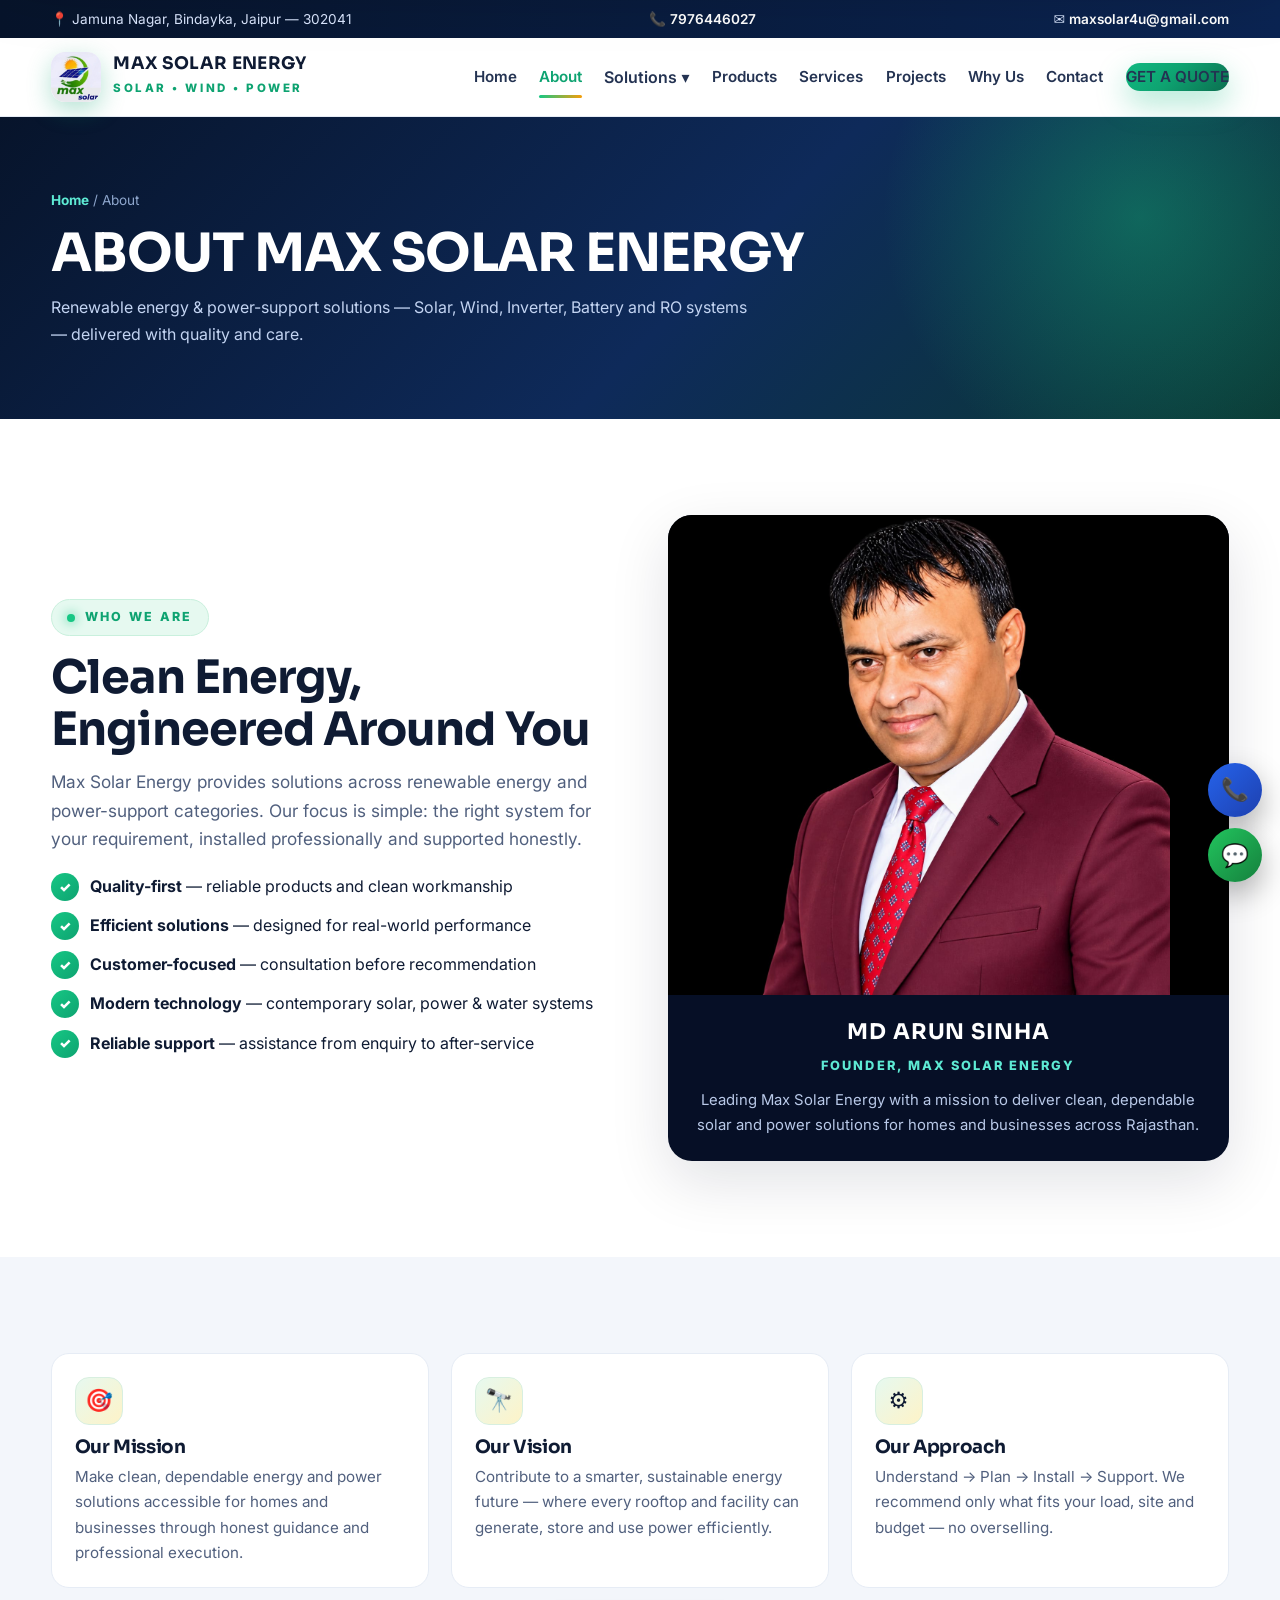
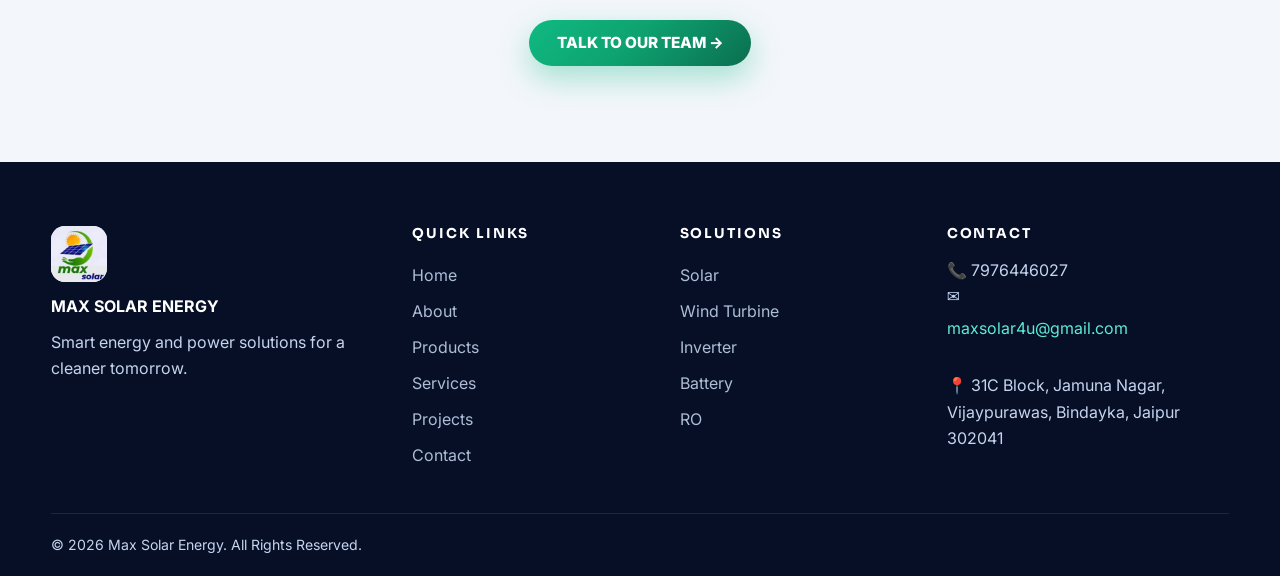
<file: about.html>
<!DOCTYPE html><html lang="en"><head><meta charset="UTF-8"><meta name="viewport" content="width=device-width,initial-scale=1.0">
<title>About Us | Max Solar Energy Jaipur</title><meta name="description" content="About Max Solar Energy, Jaipur — solar, wind turbine, inverter, battery & RO solutions with quality, modern technology and customer-first support.">
<meta property="og:title" content="About Max Solar Energy"><link rel="stylesheet" href="styles.css?v=3"><link rel="icon" type="image/jpeg" href="images/logo.jpeg">
<link href="https://fonts.googleapis.com/css2?family=Inter:wght@400;600;700;800&family=Sora:wght@600;700;800&display=swap" rel="stylesheet"></head><body>
<div class="topbar"><div class="container"><span>📍 Jamuna Nagar, Bindayka, Jaipur — 302041</span><span>📞 <a href="tel:+917976446027">7976446027</a></span><span>✉️ <a href="mailto:maxsolar4u@gmail.com">maxsolar4u@gmail.com</a></span></div></div>
<header class="site"><div class="container nav"><a class="brand" href="index.html"><img class="brand-logo" src="images/logo.jpeg" alt="Max Solar Energy logo" width="50" height="50"><span><b>MAX SOLAR ENERGY</b><small>SOLAR • WIND • POWER</small></span></a>
<nav class="links"><a href="index.html">Home</a><a href="about.html" class="active">About</a><span class="dropdown"><button>Solutions ▾</button><span class="dropdown-menu"><a href="solar.html"><i>🔆</i>Solar Energy</a><a href="wind.html"><i>🌬</i>Wind Turbine</a><a href="inverter.html"><i>⚡</i>Inverter Solutions</a><a href="battery.html"><i>🔋</i>Battery Solutions</a><a href="ro.html"><i>💧</i>RO Systems</a></span></span><a href="products.html">Products</a><a href="services.html">Services</a><a href="projects.html">Projects</a><a href="why-us.html">Why Us</a><a href="contact.html">Contact</a><a class="btn btn-primary btn-sm" href="contact.html">GET A QUOTE</a></nav><button class="burger" id="menuOpen">☰</button></div></header>
<div class="mobile-menu" id="mobileMenu"><div class="mm-head"><span class="mm-brand"><img class="mm-logo" src="images/logo.jpeg" alt="Max Solar Energy logo" width="38" height="38"><b>MAX SOLAR ENERGY</b></span><button class="mm-close" id="menuClose">✕</button></div><a class="mlink" href="index.html">Home</a><a class="mlink" href="about.html">About</a><a class="mlink" href="solar.html">☀ Solar</a><a class="mlink" href="wind.html">🌬 Wind</a><a class="mlink" href="inverter.html">⚡ Inverter</a><a class="mlink" href="battery.html">🔋 Battery</a><a class="mlink" href="ro.html">💧 RO</a><a class="mlink" href="products.html">🛒 Products</a><a class="mlink" href="services.html">Services</a><a class="mlink" href="projects.html">Projects</a><a class="mlink" href="why-us.html">Why Us</a><a class="mlink" href="contact.html">Contact</a><div class="mm-cta"><a class="btn btn-amber btn-sm" href="contact.html">GET A QUOTE</a><a class="btn btn-ghost btn-sm" href="tel:+917976446027">CALL</a></div></div>
<section class="page-hero"><div class="container"><div class="crumb"><a href="index.html">Home</a> / About</div><h1>ABOUT MAX SOLAR ENERGY</h1><p>Renewable energy & power-support solutions — Solar, Wind, Inverter, Battery and RO systems — delivered with quality and care.</p></div></section>
<section class="section"><div class="container split">
<div class="reveal"><span class="eyebrow"><span class="dot"></span> Who We Are</span><h2 class="sec-title">Clean Energy, Engineered Around You</h2><p class="sec-sub">Max Solar Energy provides solutions across renewable energy and power-support categories. Our focus is simple: the right system for your requirement, installed professionally and supported honestly.</p>
<ul class="checks"><li><span><b>Quality-first</b> — reliable products and clean workmanship</span></li><li><span><b>Efficient solutions</b> — designed for real-world performance</span></li><li><span><b>Customer-focused</b> — consultation before recommendation</span></li><li><span><b>Modern technology</b> — contemporary solar, power & water systems</span></li><li><span><b>Reliable support</b> — assistance from enquiry to after-service</span></li></ul></div>
<div class="reveal founder-frame"><img src="images/founder-md-arun-sinha.jpeg" alt="MD Arun Sinha, Founder of Max Solar Energy" loading="lazy"><div class="founder-name"><b>MD ARUN SINHA</b><span>Founder, Max Solar Energy</span><p>Leading Max Solar Energy with a mission to deliver clean, dependable solar and power solutions for homes and businesses across Rajasthan.</p></div></div>
</div></section>
<section class="section muted"><div class="container"><div class="grid g3">
<div class="card reveal"><div class="card-body"><div class="icon-badge">🎯</div><h3>Our Mission</h3><p>Make clean, dependable energy and power solutions accessible for homes and businesses through honest guidance and professional execution.</p></div></div>
<div class="card reveal"><div class="card-body"><div class="icon-badge">🔭</div><h3>Our Vision</h3><p>Contribute to a smarter, sustainable energy future — where every rooftop and facility can generate, store and use power efficiently.</p></div></div>
<div class="card reveal"><div class="card-body"><div class="icon-badge">⚙</div><h3>Our Approach</h3><p>Understand → Plan → Install → Support. We recommend only what fits your load, site and budget — no overselling.</p></div></div>
</div><div class="center" style="margin-top:2rem"><a class="btn btn-primary" href="contact.html">TALK TO OUR TEAM →</a></div></div></section>
<footer><div class="container fgrid"><div><img class="foot-logo" src="images/logo.jpeg" alt="Max Solar Energy logo" width="56" height="56" loading="lazy"><b style="color:#fff">MAX SOLAR ENERGY</b><p style="margin-top:.6rem">Smart energy and power solutions for a cleaner tomorrow.</p></div><div><h4>QUICK LINKS</h4><a href="index.html">Home</a><a href="about.html">About</a><a href="products.html">Products</a><a href="services.html">Services</a><a href="projects.html">Projects</a><a href="contact.html">Contact</a></div><div><h4>SOLUTIONS</h4><a href="solar.html">Solar</a><a href="wind.html">Wind Turbine</a><a href="inverter.html">Inverter</a><a href="battery.html">Battery</a><a href="ro.html">RO</a></div><div><h4>CONTACT</h4><p>📞 7976446027<br>✉️ <a href="mailto:maxsolar4u@gmail.com" style="color:#5eead4">maxsolar4u@gmail.com</a><br>📍 31C Block, Jamuna Nagar, Vijaypurawas, Bindayka, Jaipur 302041</p></div></div><div class="fbottom container"><span>© <span id="year">2026</span> Max Solar Energy. All Rights Reserved.</span></div></footer>
<div class="float"><a class="call" href="tel:+917976446027">📞</a><a class="wa" href="https://wa.me/917976446027">💬</a></div><script src="script.js?v=3"></script></body></html>
</file>
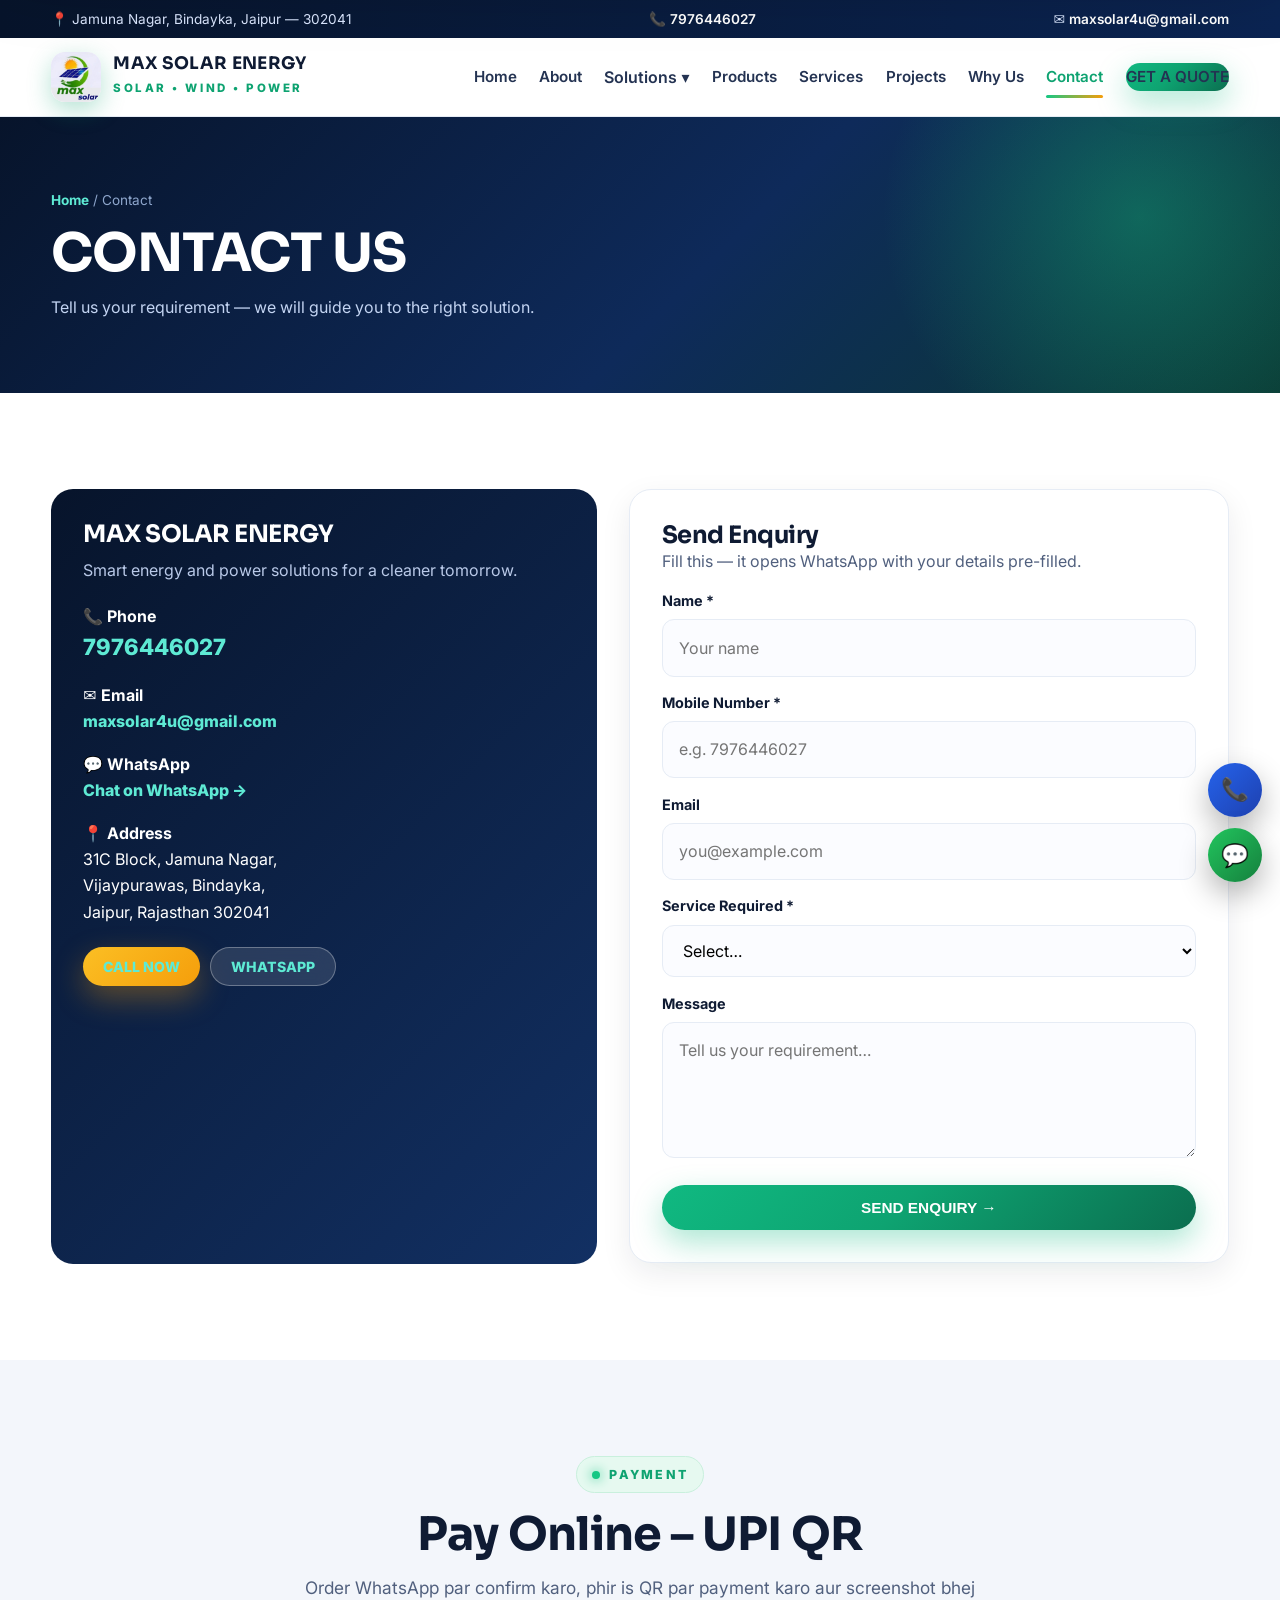
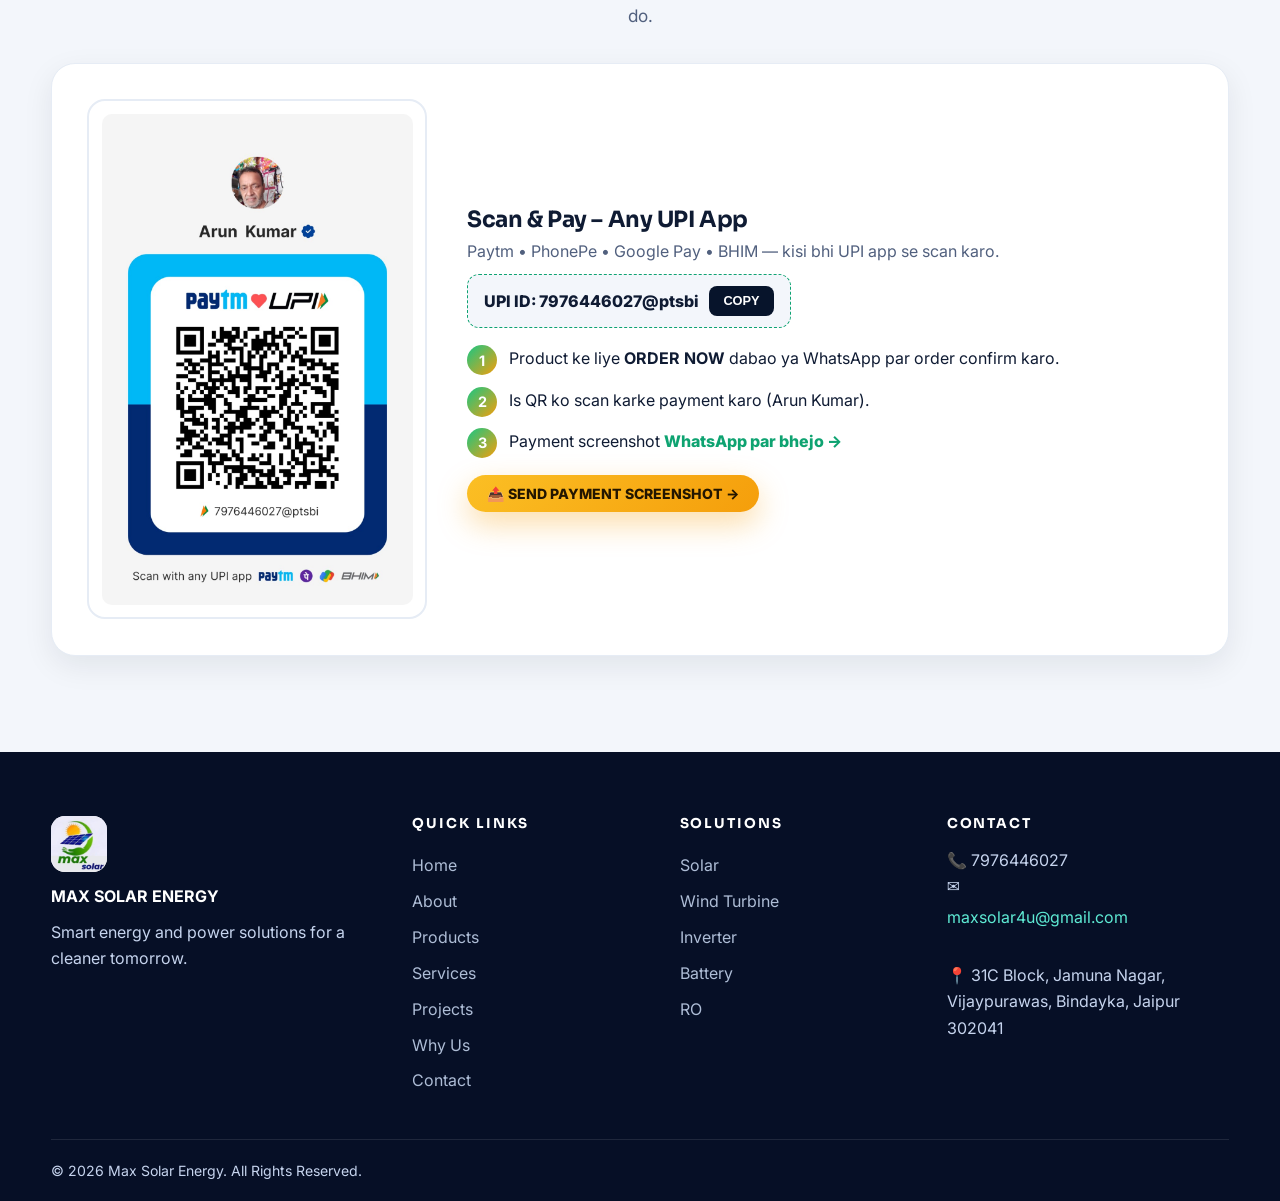
<file: contact.html>
<!DOCTYPE html><html lang="en"><head><meta charset="UTF-8"><meta name="viewport" content="width=device-width,initial-scale=1.0">
<title>Contact Us | Max Solar Energy Jaipur — 7976446027</title><meta name="description" content="Contact Max Solar Energy, Jaipur for solar, wind, inverter, battery & RO enquiries. 31C Block, Jamuna Nagar, Bindayka, Jaipur 302041. Call 7976446027.">
<link rel="stylesheet" href="styles.css?v=3"><link rel="icon" type="image/jpeg" href="images/logo.jpeg"><link href="https://fonts.googleapis.com/css2?family=Inter:wght@400;600;700;800&family=Sora:wght@600;700;800&display=swap" rel="stylesheet">
<script type="application/ld+json">{"@context":"https://schema.org","@type":"LocalBusiness","name":"Max Solar Energy","telephone":"+91-7976446027","email":"maxsolar4u@gmail.com","address":{"@type":"PostalAddress","streetAddress":"31C Block, Jamuna Nagar, Vijaypurawas, Bindayka","addressLocality":"Jaipur","addressRegion":"Rajasthan","postalCode":"302041","addressCountry":"IN"}}</script></head><body>
<div class="topbar"><div class="container"><span>📍 Jamuna Nagar, Bindayka, Jaipur — 302041</span><span>📞 <a href="tel:+917976446027">7976446027</a></span><span>✉️ <a href="mailto:maxsolar4u@gmail.com">maxsolar4u@gmail.com</a></span></div></div>
<header class="site"><div class="container nav"><a class="brand" href="index.html"><img class="brand-logo" src="images/logo.jpeg" alt="Max Solar Energy logo" width="50" height="50"><span><b>MAX SOLAR ENERGY</b><small>SOLAR • WIND • POWER</small></span></a>
<nav class="links"><a href="index.html">Home</a><a href="about.html">About</a><span class="dropdown"><button>Solutions ▾</button><span class="dropdown-menu"><a href="solar.html"><i>🔆</i>Solar</a><a href="wind.html"><i>🌬</i>Wind</a><a href="inverter.html"><i>⚡</i>Inverter</a><a href="battery.html"><i>🔋</i>Battery</a><a href="ro.html"><i>💧</i>RO</a></span></span><a href="products.html">Products</a><a href="services.html">Services</a><a href="projects.html">Projects</a><a href="why-us.html">Why Us</a><a href="contact.html" class="active">Contact</a><a class="btn btn-primary btn-sm" href="contact.html">GET A QUOTE</a></nav><button class="burger" id="menuOpen">☰</button></div></header>
<div class="mobile-menu" id="mobileMenu"><div class="mm-head"><span class="mm-brand"><img class="mm-logo" src="images/logo.jpeg" alt="Max Solar Energy logo" width="38" height="38"><b>MAX SOLAR ENERGY</b></span><button class="mm-close" id="menuClose">✕</button></div><a class="mlink" href="index.html">Home</a><a class="mlink" href="about.html">About</a><a class="mlink" href="solar.html">☀ Solar Energy</a><a class="mlink" href="wind.html">🌬 Wind Turbine</a><a class="mlink" href="inverter.html">⚡ Inverter</a><a class="mlink" href="battery.html">🔋 Battery</a><a class="mlink" href="ro.html">💧 RO Systems</a><a class="mlink" href="products.html">🛒 Products</a><a class="mlink" href="services.html">Services</a><a class="mlink" href="projects.html">Projects</a><a class="mlink" href="why-us.html">Why Us</a><a class="mlink" href="contact.html">Contact</a><div class="mm-cta"><a class="btn btn-amber btn-sm" href="tel:+917976446027">CALL 7976446027</a><a class="btn btn-ghost btn-sm" href="https://wa.me/917976446027">WHATSAPP</a></div></div>
<section class="page-hero"><div class="container"><div class="crumb"><a href="index.html">Home</a> / Contact</div><h1>CONTACT US</h1><p>Tell us your requirement — we will guide you to the right solution.</p></div></section>
<section class="section"><div class="container contact-grid">
<div class="info-card reveal"><h2 style="font-size:1.5rem">MAX SOLAR ENERGY</h2><p style="color:#b9c9e8;margin:.6rem 0 1.2rem">Smart energy and power solutions for a cleaner tomorrow.</p>
<p>📞 <b>Phone</b><br><a href="tel:+917976446027" style="font-size:1.4rem">7976446027</a></p>
<p style="margin-top:1rem">✉️ <b>Email</b><br><a href="mailto:maxsolar4u@gmail.com">maxsolar4u@gmail.com</a></p>
<p style="margin-top:1rem">💬 <b>WhatsApp</b><br><a href="https://wa.me/917976446027">Chat on WhatsApp →</a></p>
<p style="margin-top:1rem">📍 <b>Address</b><br>31C Block, Jamuna Nagar,<br>Vijaypurawas, Bindayka,<br>Jaipur, Rajasthan 302041</p>
<div style="display:flex;gap:.6rem;margin-top:1.4rem;flex-wrap:wrap"><a class="btn btn-amber btn-sm" href="tel:+917976446027">CALL NOW</a><a class="btn btn-ghost btn-sm" href="https://wa.me/917976446027?text=Hello%20Max%20Solar%20Energy%2C%20I%20want%20a%20quote.">WHATSAPP</a></div>
<iframe title="Map — Bindayka Jaipur" src="https://www.google.com/maps?q=Bindayka,Jaipur,Rajasthan+302041&output=embed" style="width:100%;height:220px;border:0;border-radius:14px;margin-top:1.2rem" loading="lazy"></iframe>
</div>
<div class="form-card reveal"><h2>Send Enquiry</h2><p style="color:var(--sub)">Fill this — it opens WhatsApp with your details pre-filled.</p>
<form data-enquiry><label for="n">Name *</label><input id="n" name="name" required placeholder="Your name">
<label for="m">Mobile Number *</label><input id="m" name="mobile" required pattern="[0-9+ ]{10,15}" placeholder="e.g. 7976446027">
<label for="e">Email</label><input id="e" name="email" type="email" placeholder="you@example.com">
<label for="s">Service Required *</label><select id="s" name="service" required><option value="">Select…</option><option>Solar Energy</option><option>Wind Turbine</option><option>Inverter</option><option>Battery</option><option>RO</option><option>Other</option></select>
<label for="msg">Message</label><textarea id="msg" name="message" rows="4" placeholder="Tell us your requirement…"></textarea>
<button class="btn btn-primary" style="width:100%;margin-top:1.2rem" type="submit">SEND ENQUIRY →</button>
<p id="formNote" style="display:none;background:#e6f9f0;border:1px solid #b9e8cd;padding:.8rem;border-radius:10px;margin-top:1rem;font-weight:700"></p></form></div>
</div></section>
<section class="section muted"><div class="container">
<div class="center reveal"><span class="eyebrow"><span class="dot"></span> Payment</span><h2 class="sec-title">Pay Online – UPI QR</h2><p class="sec-sub">Order WhatsApp par confirm karo, phir is QR par payment karo aur screenshot bhej do.</p></div>
<div class="pay-grid reveal">
<div class="pay-qr"><img src="images/payment-qr-upi.jpeg" alt="Max Solar Energy UPI Payment QR - Arun Kumar 7976446027@ptsbi" loading="lazy"></div>
<div><h3 style="font-size:1.4rem">Scan &amp; Pay – Any UPI App</h3><p style="color:var(--sub);margin-top:.4rem">Paytm • PhonePe • Google Pay • BHIM — kisi bhi UPI app se scan karo.</p>
<div class="upi-pill">UPI ID: 7976446027@ptsbi <button onclick="navigator.clipboard&&navigator.clipboard.writeText('7976446027@ptsbi');this.textContent='COPIED ✓';setTimeout(()=>this.textContent='COPY',1500)">COPY</button></div>
<ul class="pay-steps">
<li><b class="step-n">1</b><span>Product ke liye <b>ORDER NOW</b> dabao ya WhatsApp par order confirm karo.</span></li>
<li><b class="step-n">2</b><span>Is QR ko scan karke payment karo (Arun Kumar).</span></li>
<li><b class="step-n">3</b><span>Payment screenshot <a href="https://wa.me/917976446027?text=Hello%2C%20maine%20payment%20kar%20diya%20hai.%20Screenshot%20bhej%20raha%20hoon." style="color:var(--green2);font-weight:800">WhatsApp par bhejo →</a></span></li>
</ul>
<div style="display:flex;gap:.7rem;flex-wrap:wrap;margin-top:.6rem"><a class="btn btn-amber btn-sm" href="https://wa.me/917976446027?text=Hello%2C%20maine%20payment%20kar%20diya%20hai.%20Screenshot%20bhej%20raha%20hoon.">📤 SEND PAYMENT SCREENSHOT →</a></div>
</div>
</div>
</div></section>
<footer><div class="container fgrid"><div><img class="foot-logo" src="images/logo.jpeg" alt="Max Solar Energy logo" width="56" height="56" loading="lazy"><b style="color:#fff">MAX SOLAR ENERGY</b><p style="margin-top:.6rem">Smart energy and power solutions for a cleaner tomorrow.</p></div><div><h4>QUICK LINKS</h4><a href="index.html">Home</a><a href="about.html">About</a><a href="products.html">Products</a><a href="services.html">Services</a><a href="projects.html">Projects</a><a href="why-us.html">Why Us</a><a href="contact.html">Contact</a></div><div><h4>SOLUTIONS</h4><a href="solar.html">Solar</a><a href="wind.html">Wind Turbine</a><a href="inverter.html">Inverter</a><a href="battery.html">Battery</a><a href="ro.html">RO</a></div><div><h4>CONTACT</h4><p>📞 7976446027<br>✉️ <a href="mailto:maxsolar4u@gmail.com" style="color:#5eead4">maxsolar4u@gmail.com</a><br>📍 31C Block, Jamuna Nagar, Vijaypurawas, Bindayka, Jaipur 302041</p></div></div><div class="fbottom container"><span>© <span id="year">2026</span> Max Solar Energy. All Rights Reserved.</span></div></footer>
<div class="float"><a class="call" href="tel:+917976446027">📞</a><a class="wa" href="https://wa.me/917976446027">💬</a></div><script src="script.js?v=3"></script></body></html>
</file>
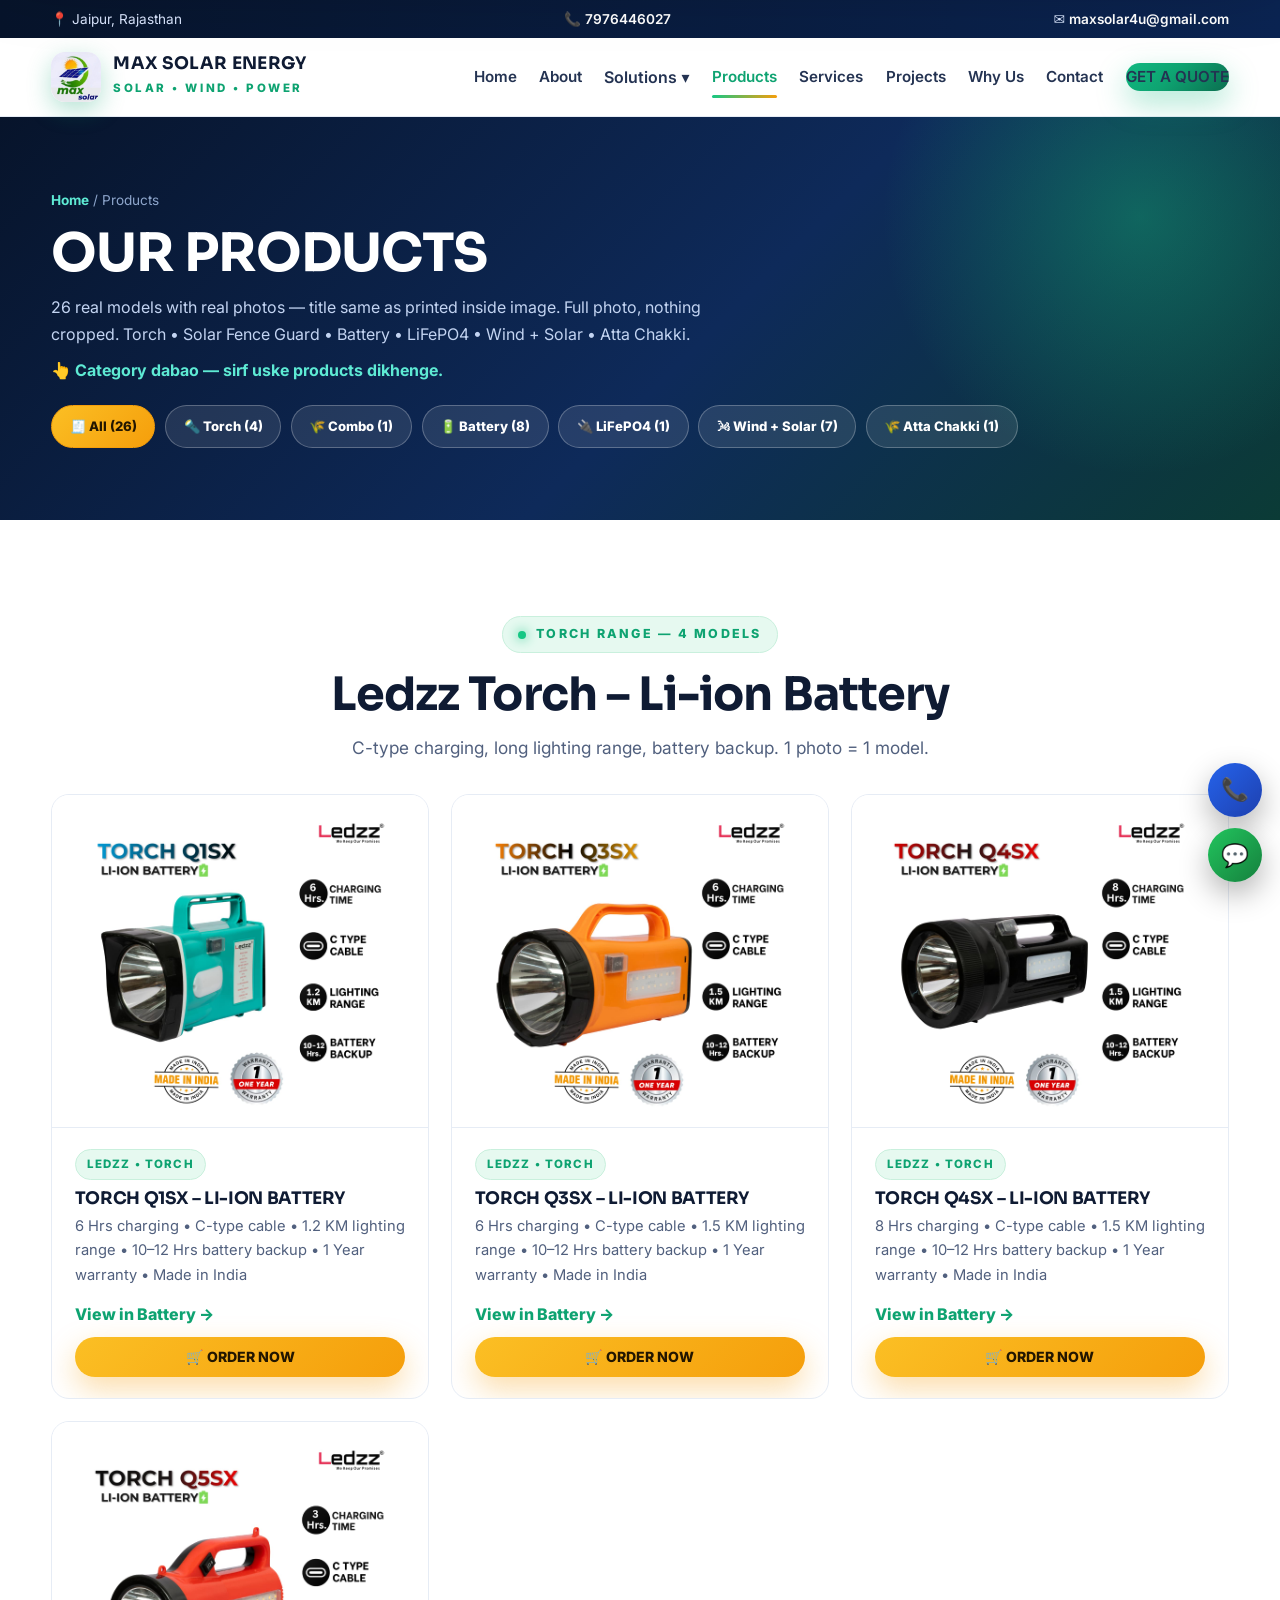
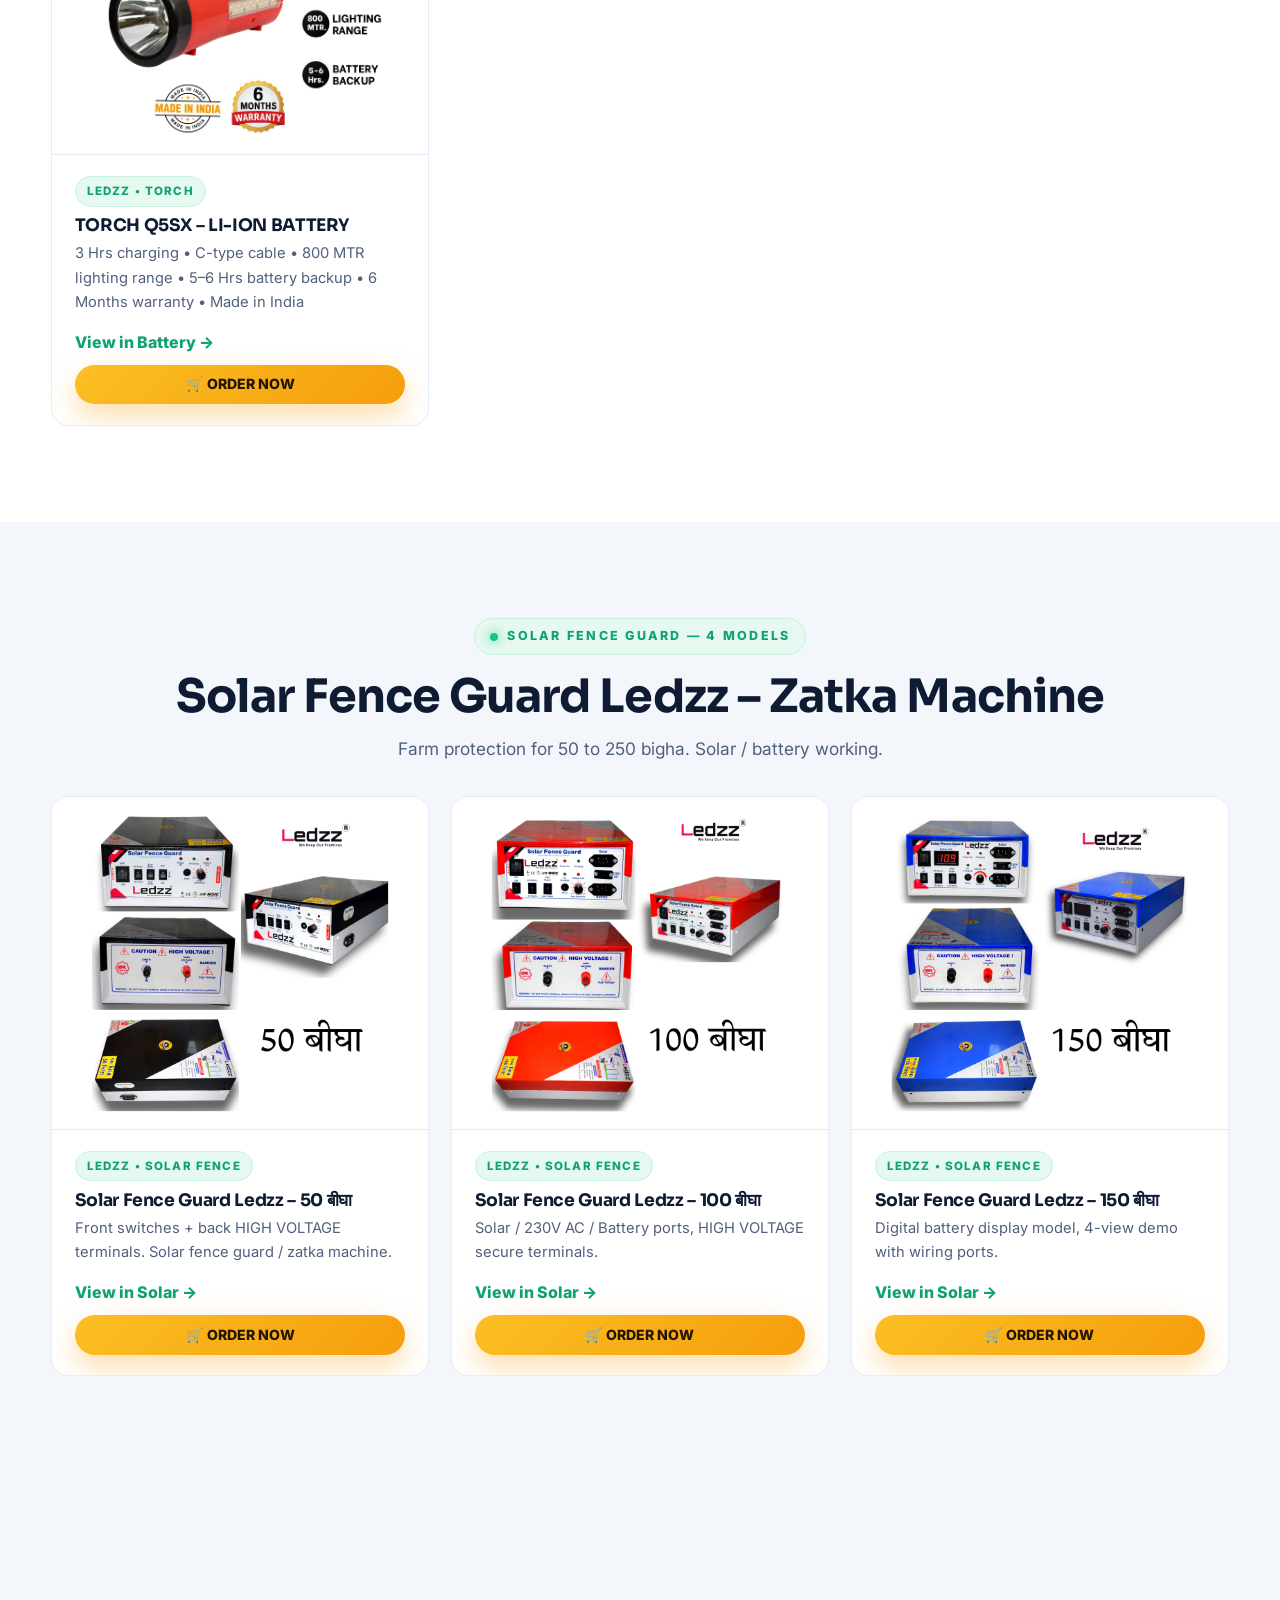
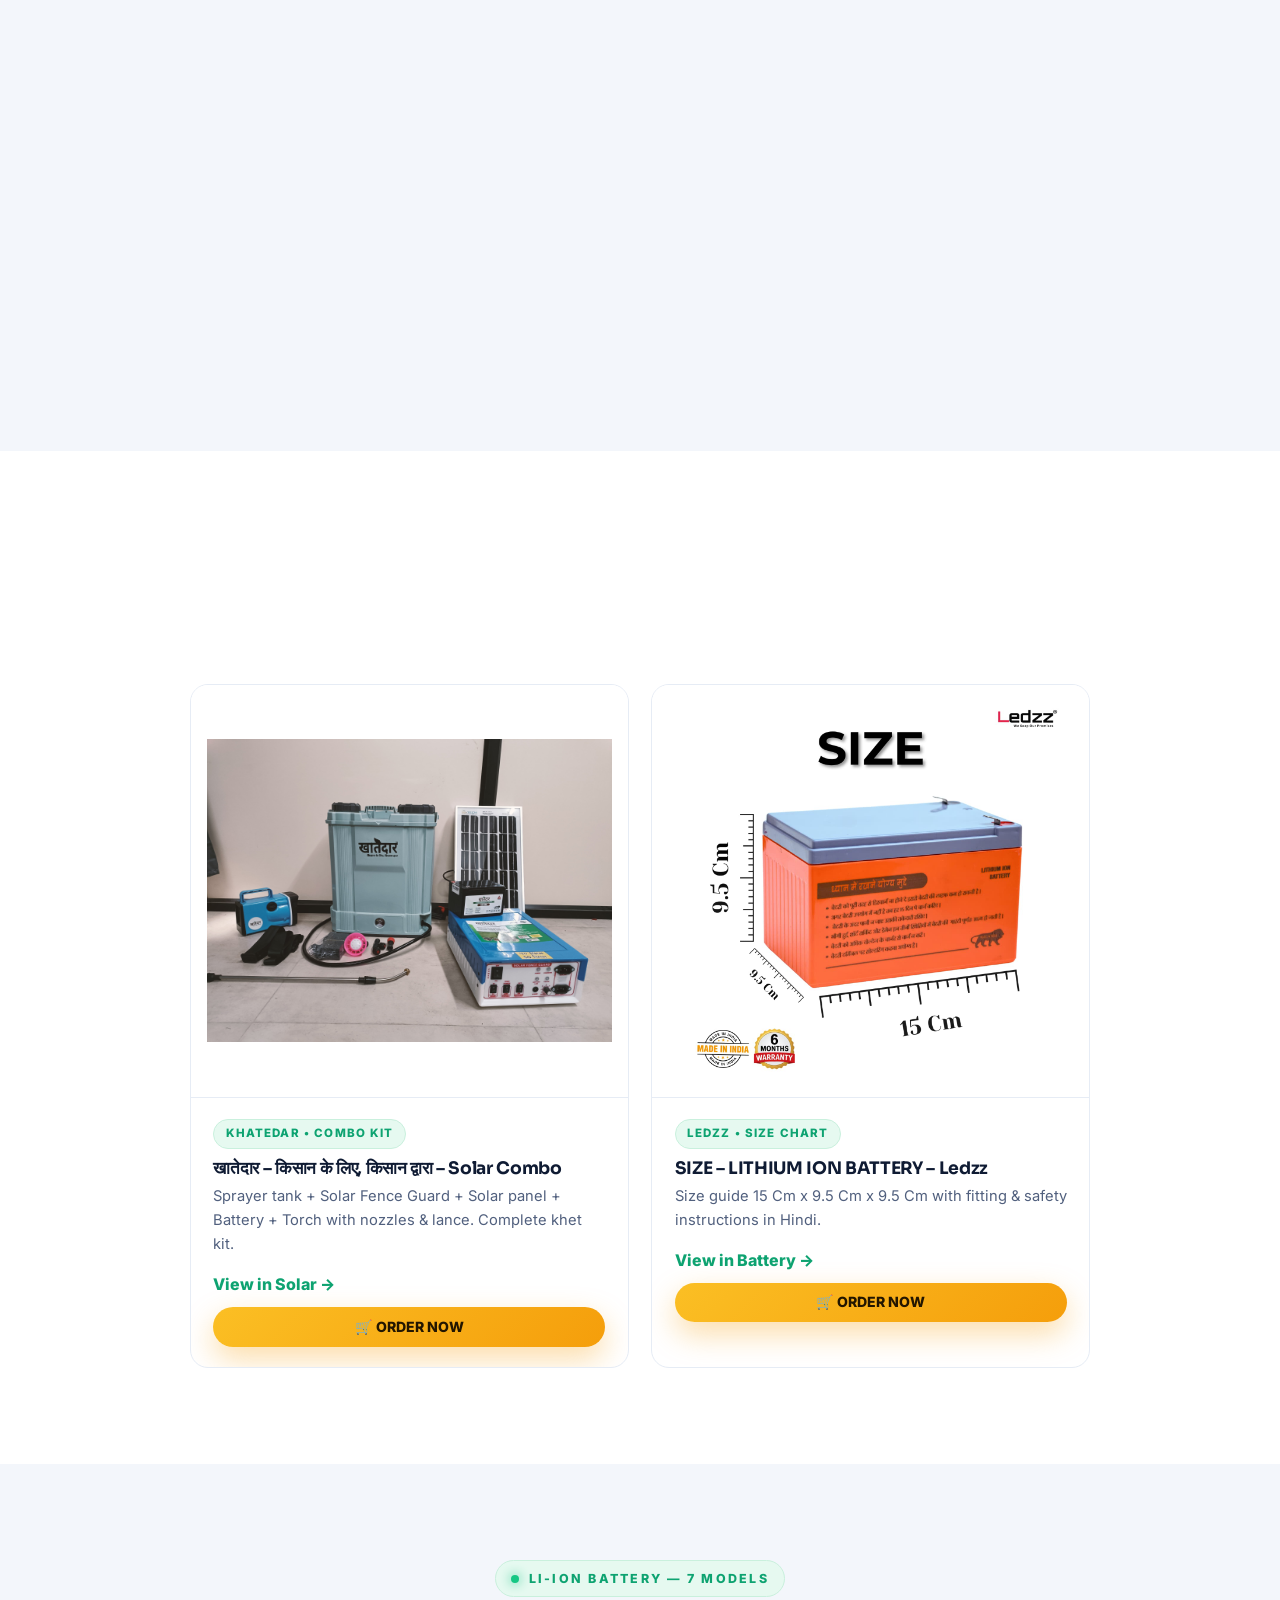
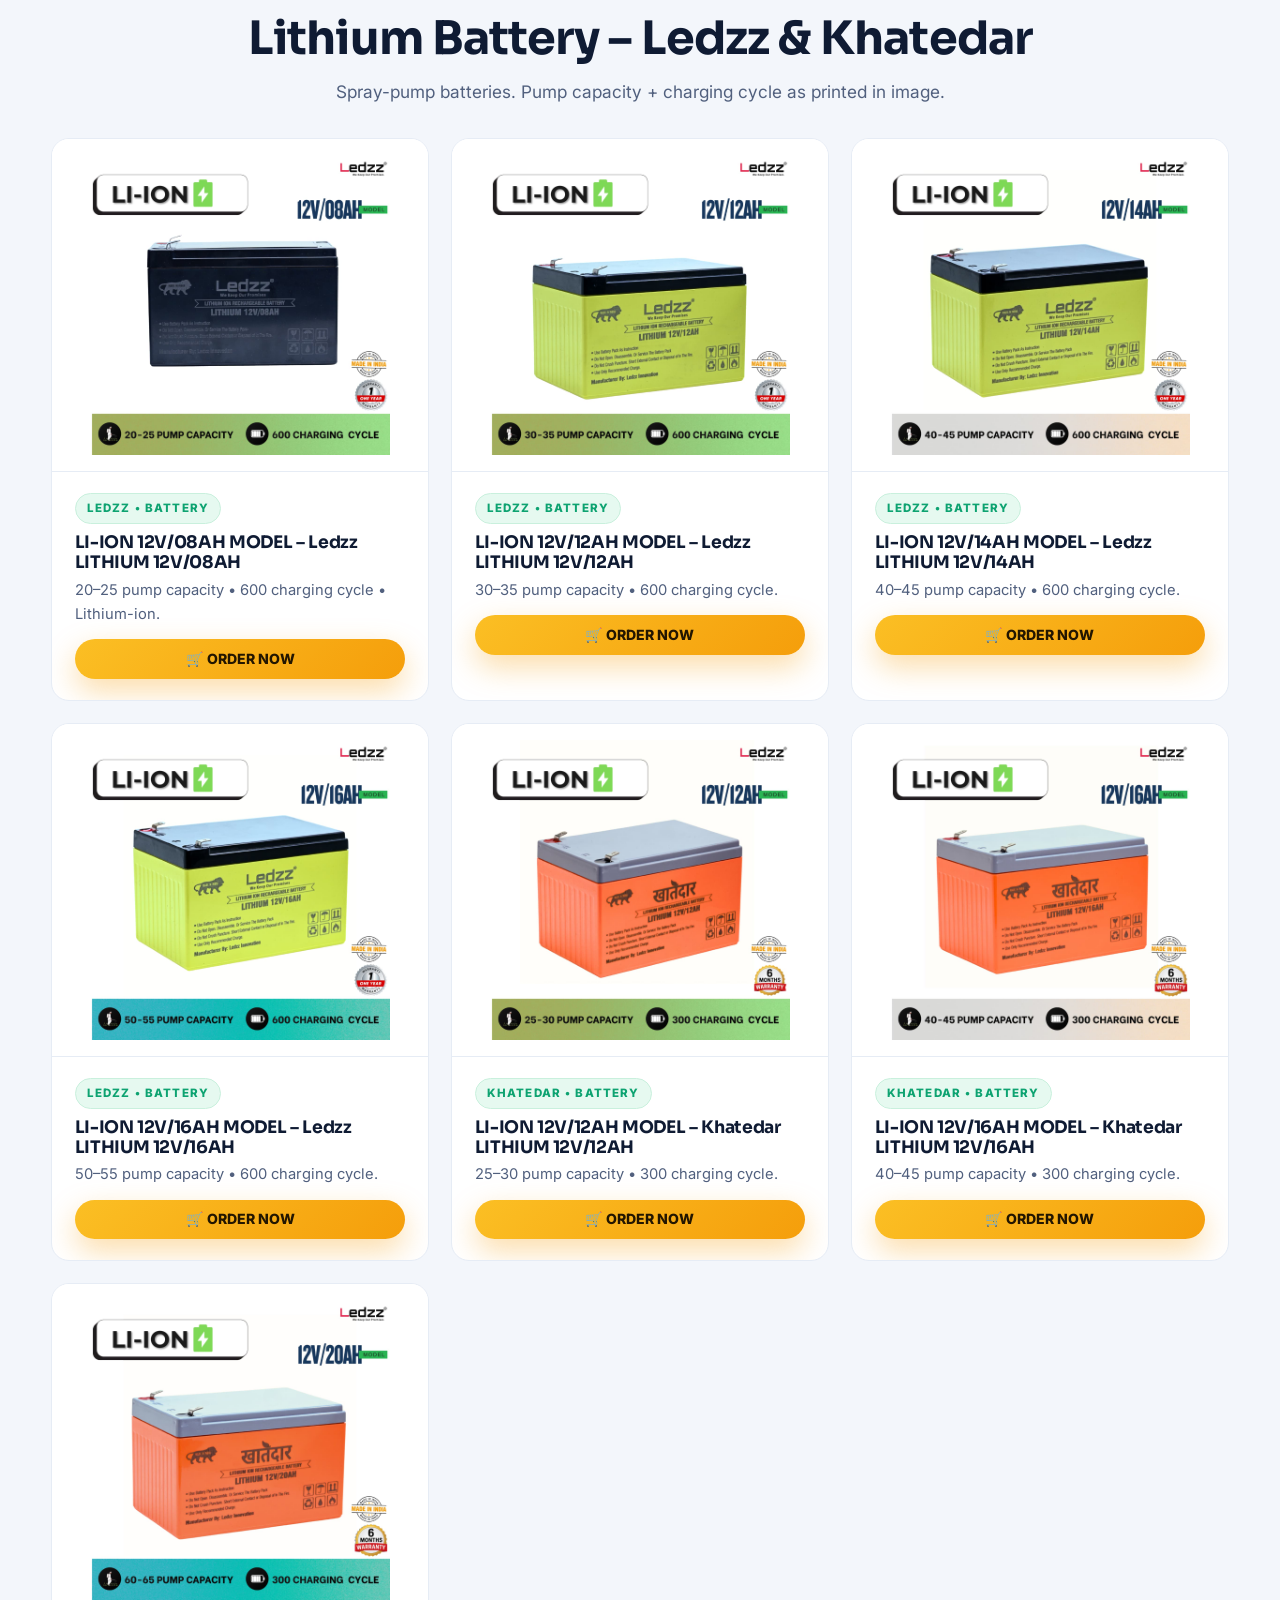
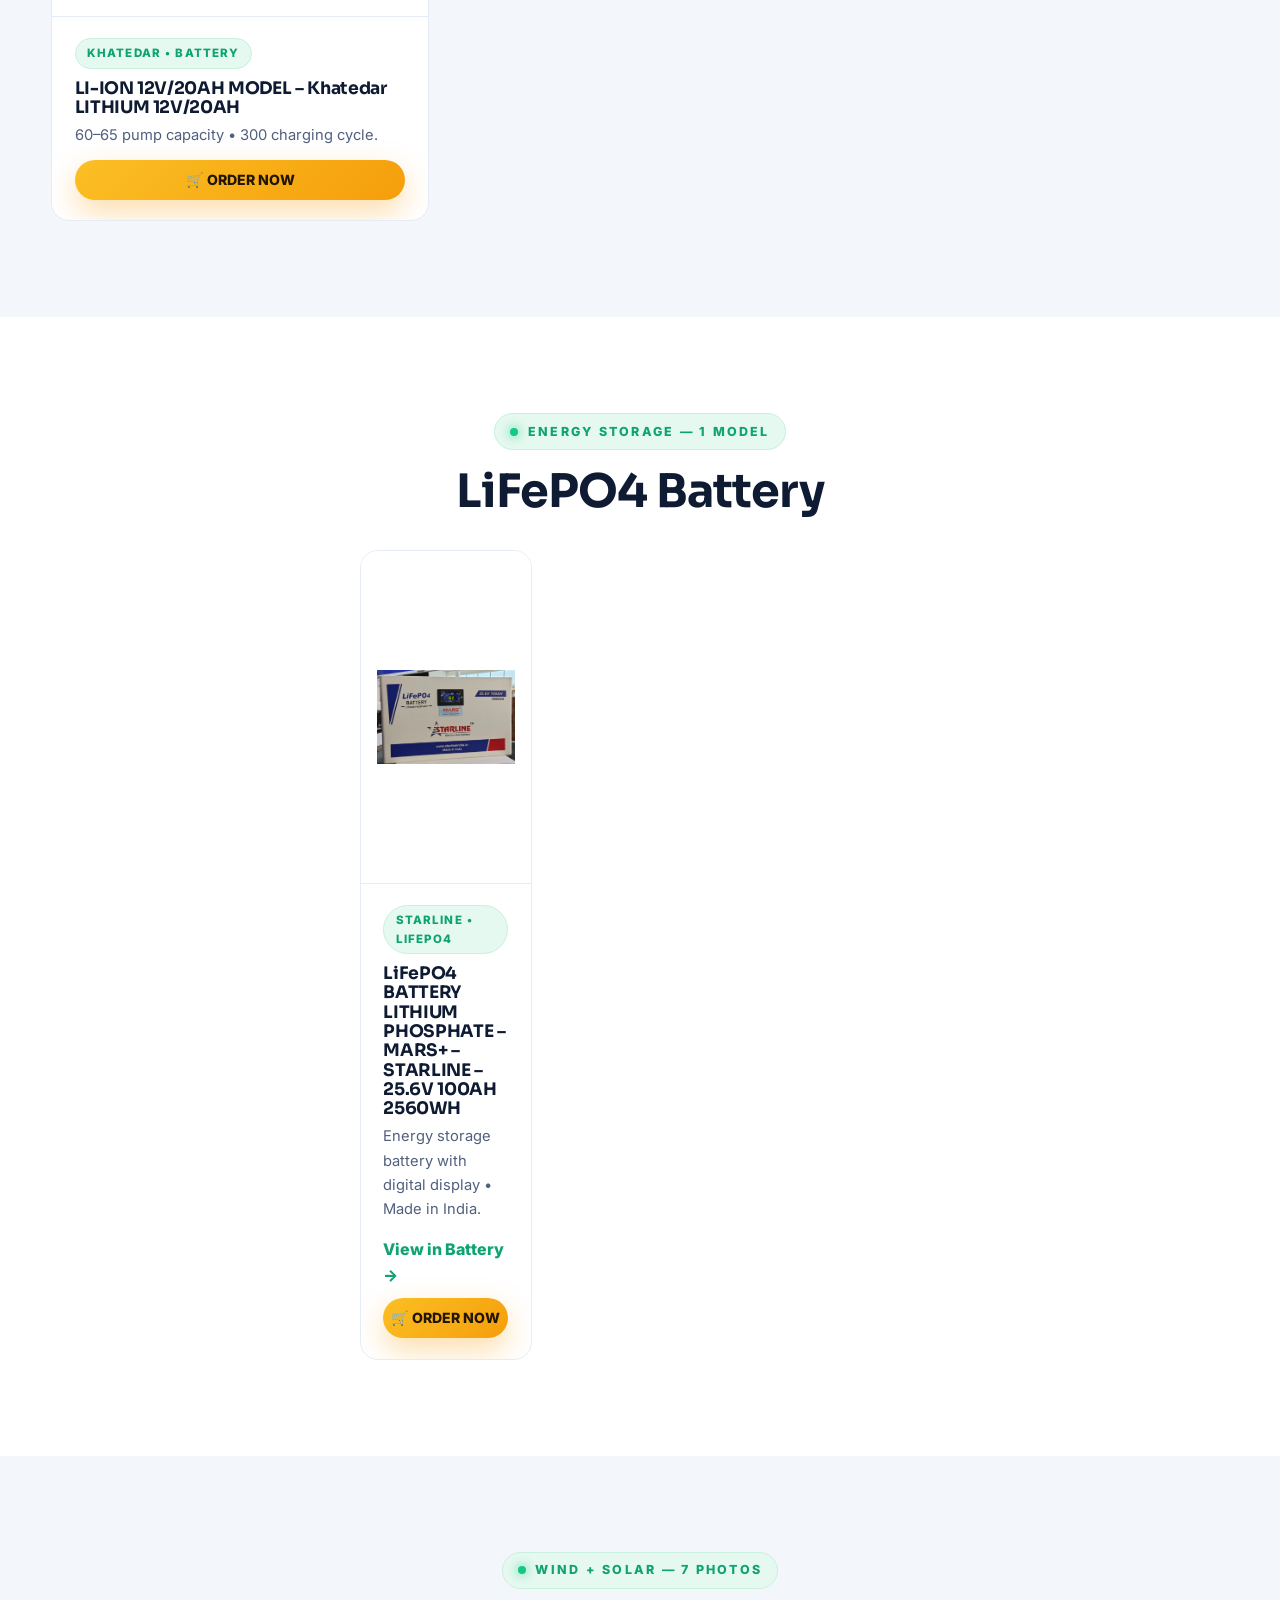
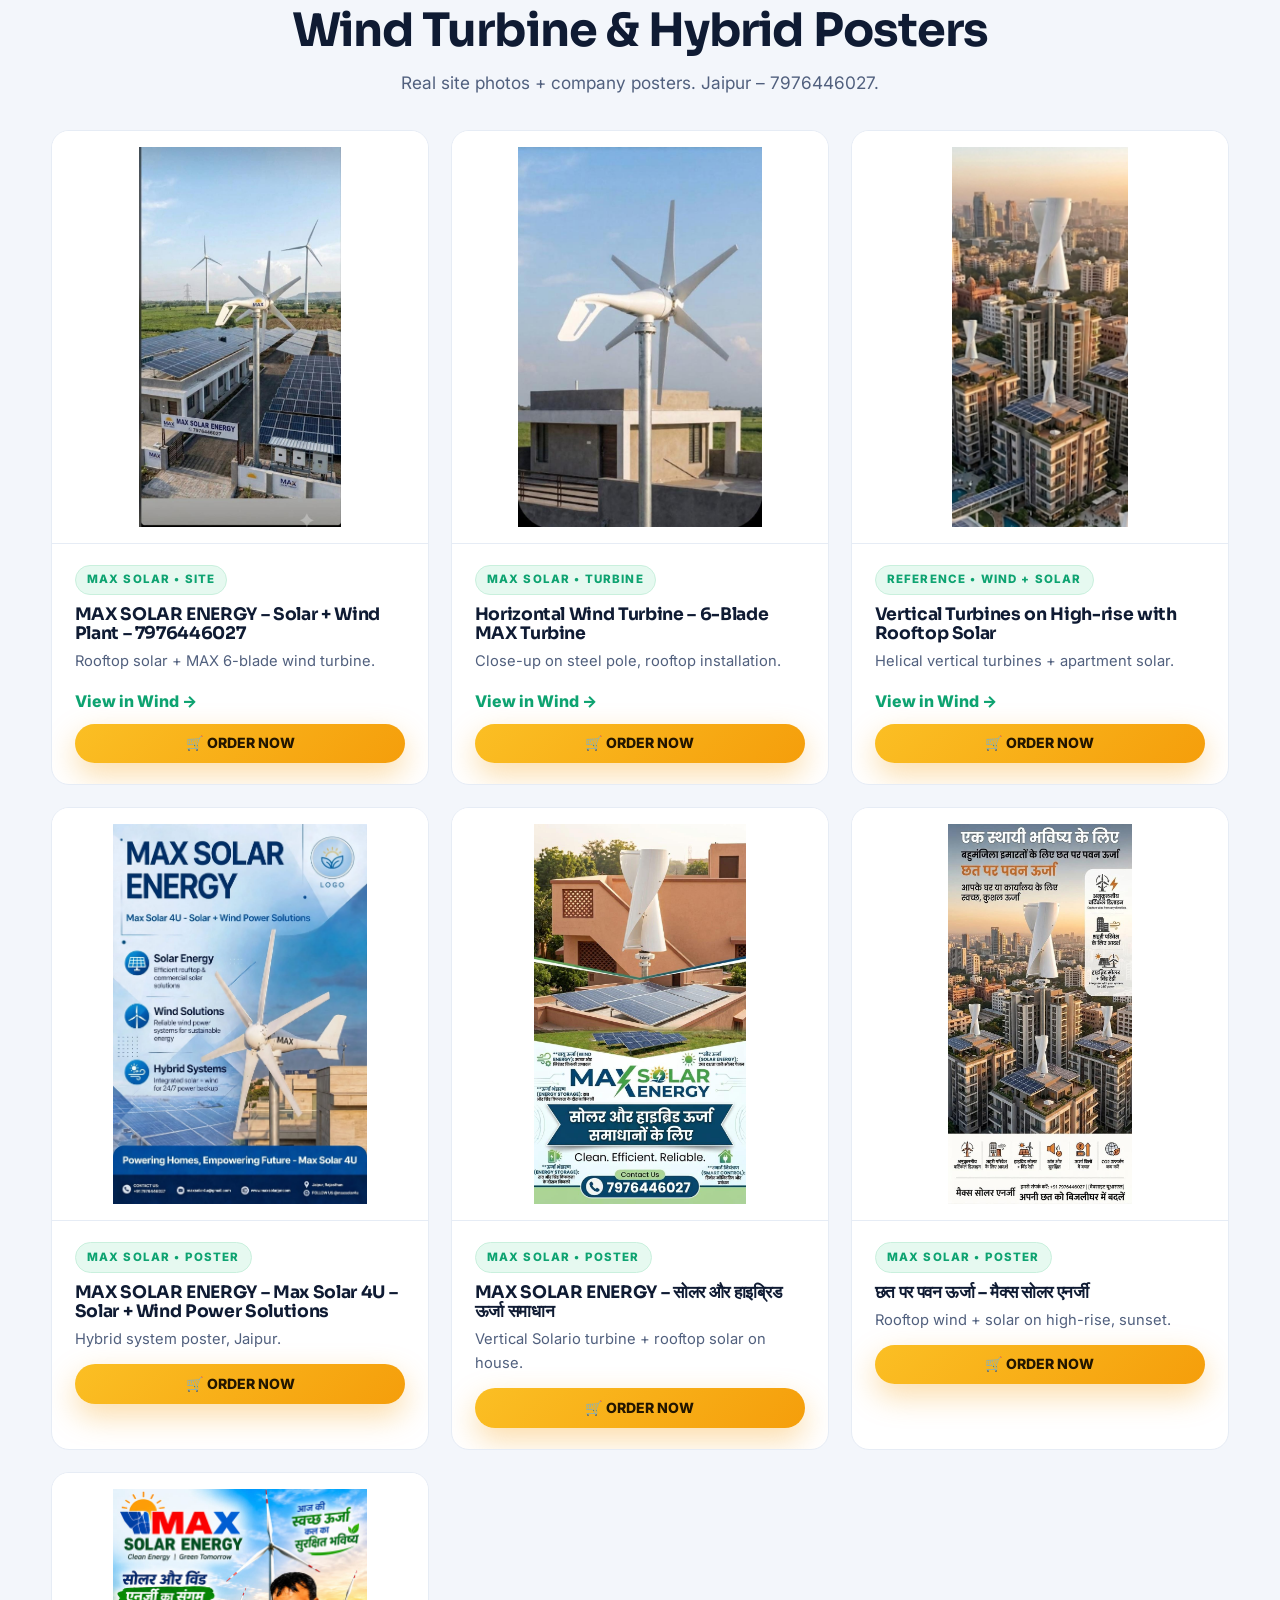
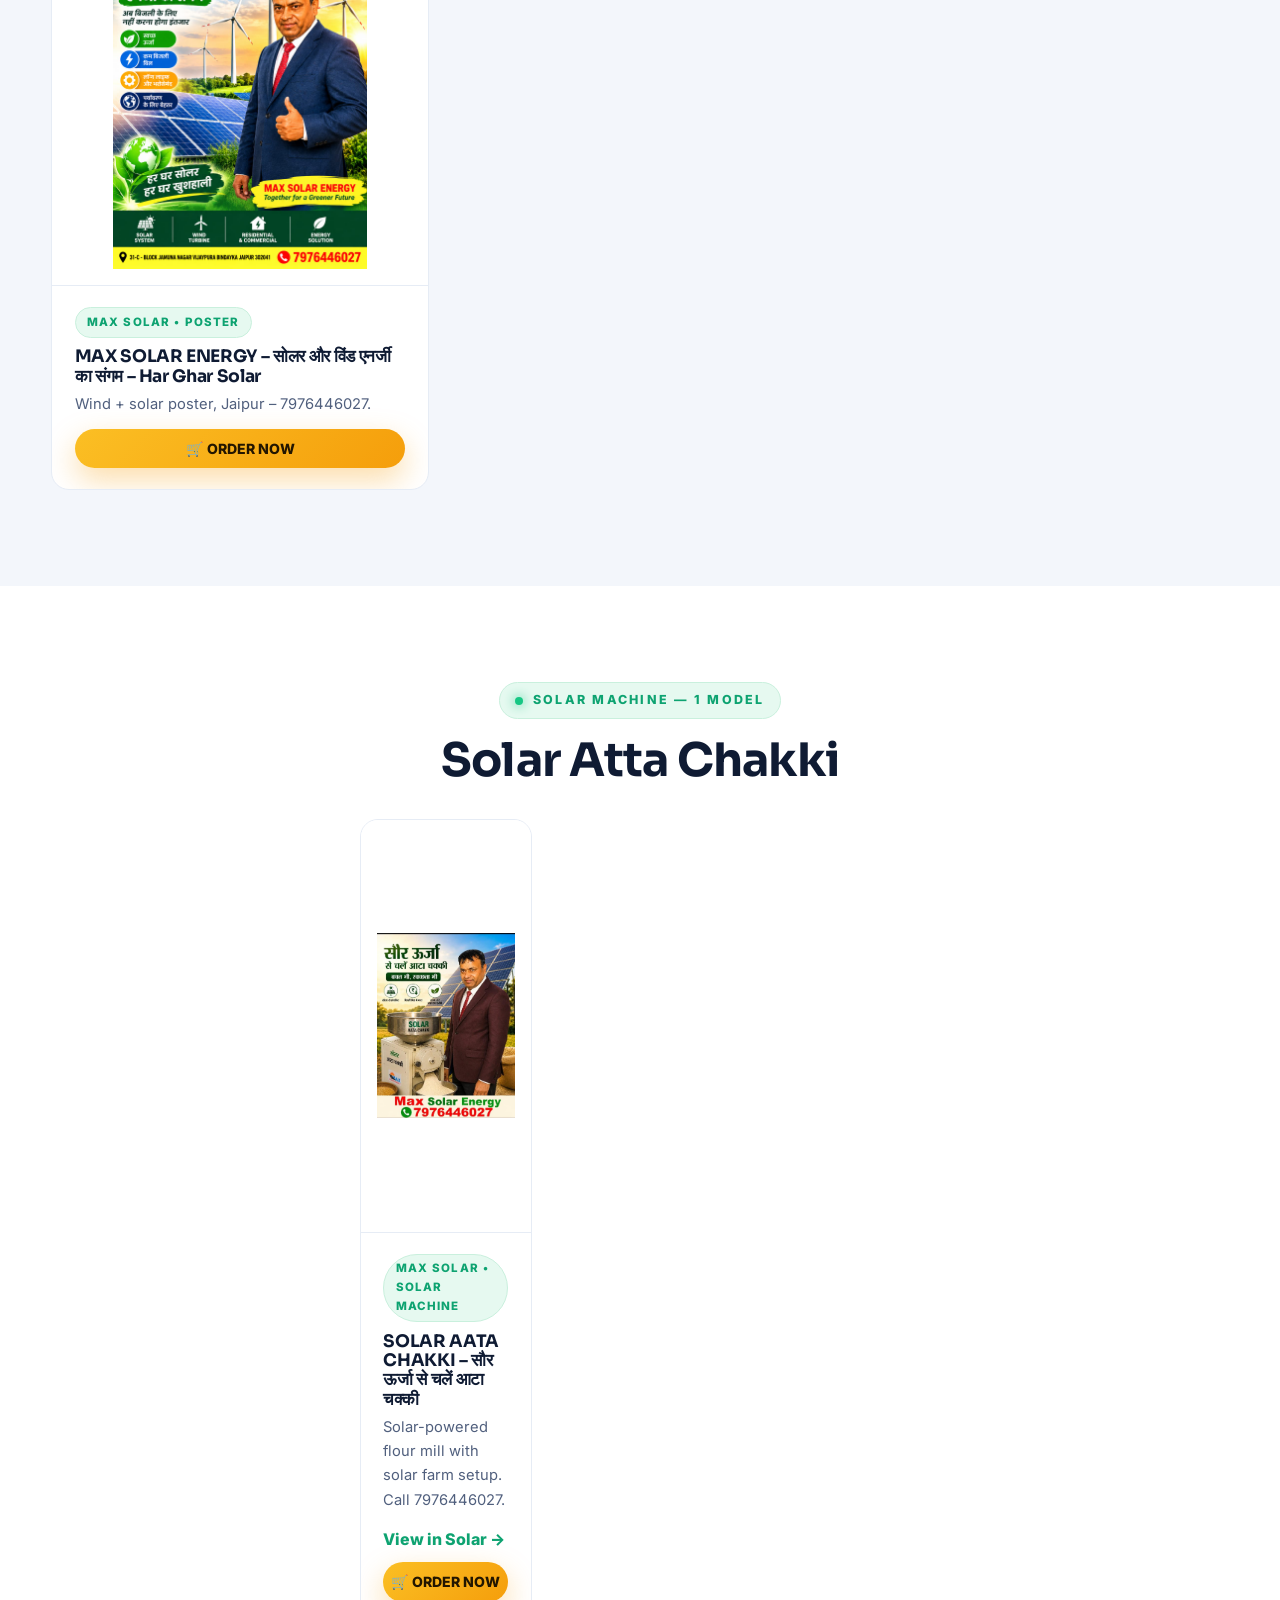
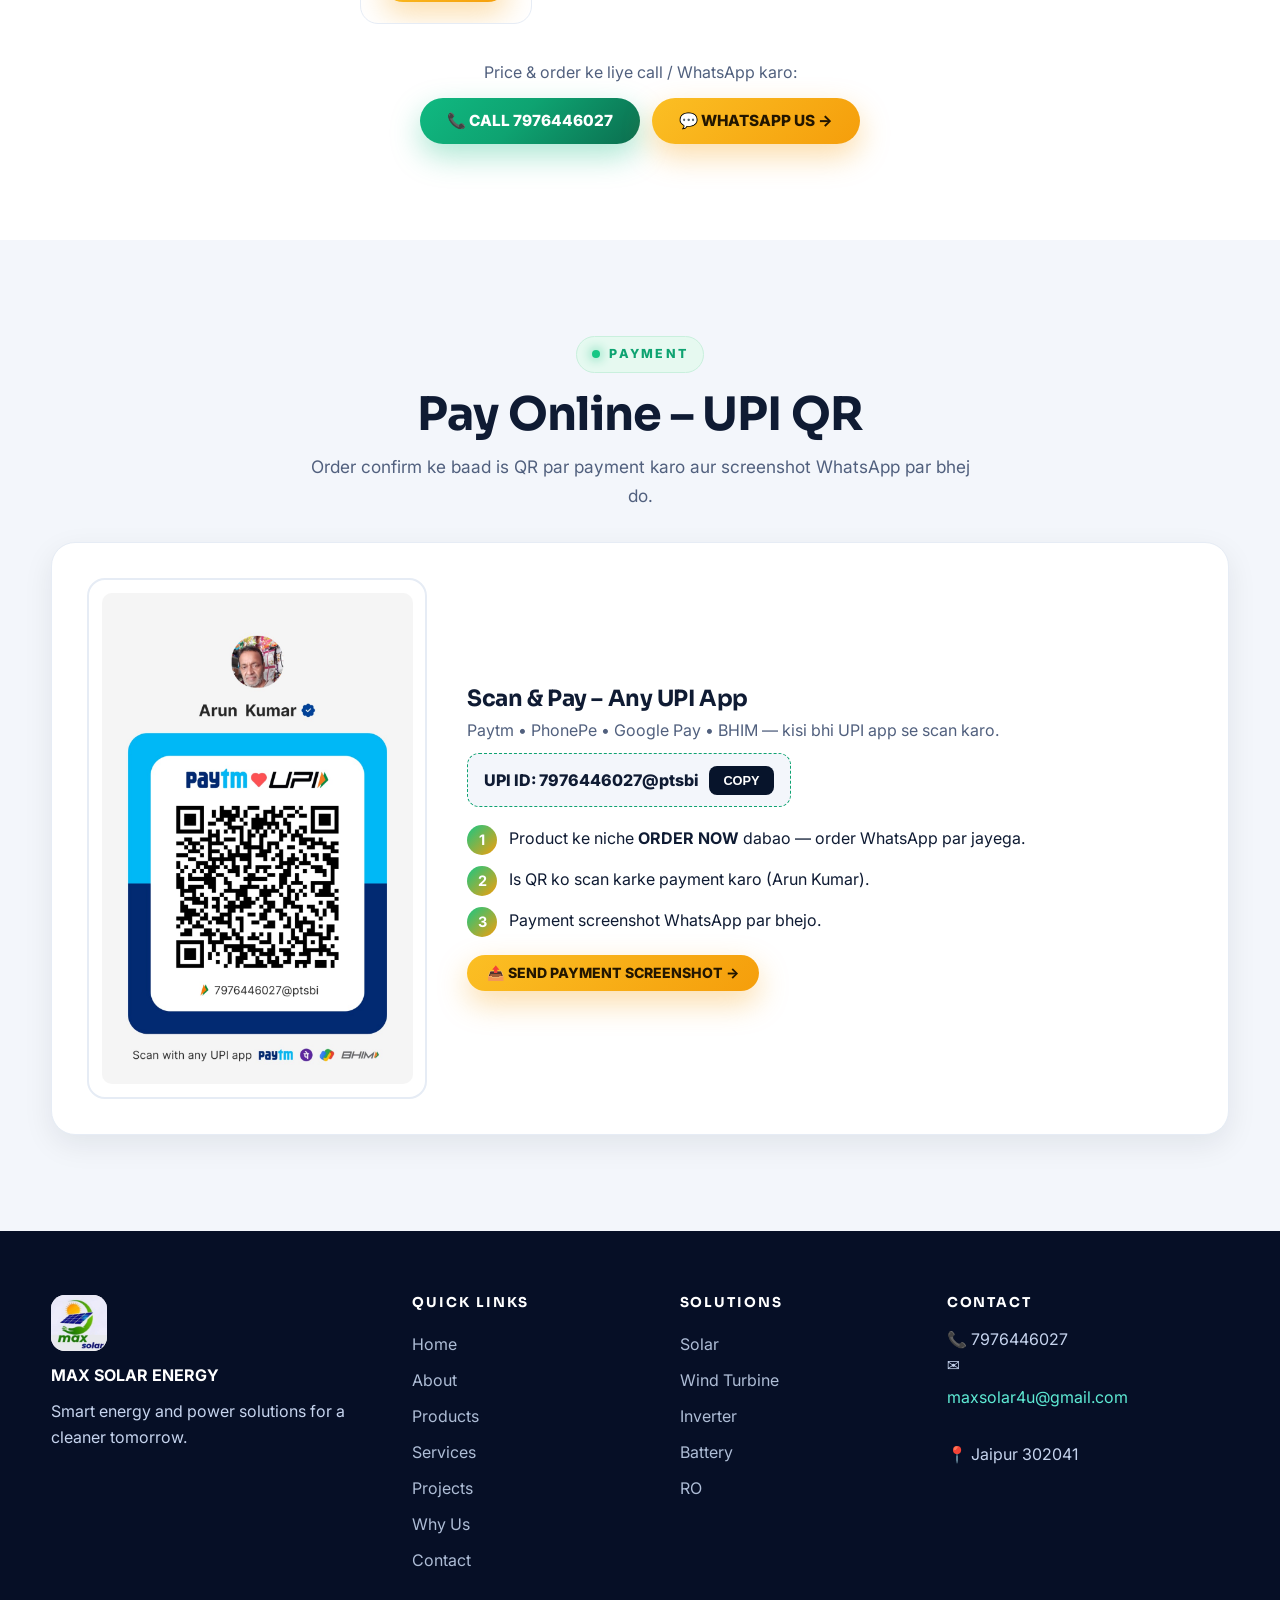
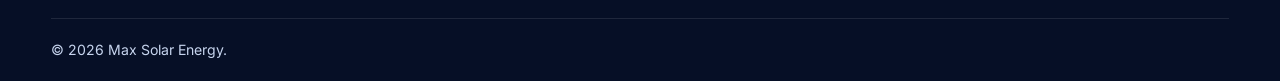
<file: products.html>
<!DOCTYPE html><html lang="en"><head><meta charset="UTF-8"><meta name="viewport" content="width=device-width,initial-scale=1.0">
<title>Our Products | Max Solar Energy Jaipur — Torch, Fence Guard, Battery, Wind & Solar</title><meta name="description" content="All real products of Max Solar Energy Jaipur: Ledzz Torch Q1SX Q3SX Q4SX Q5SX, Solar Fence Guard 50-250 Bigha, Li-ion Battery, LiFePO4, Wind Turbine, Solar Atta Chakki. Call 7976446027.">
<link rel="stylesheet" href="styles.css?v=3"><link rel="icon" type="image/jpeg" href="images/logo.jpeg">
<link href="https://fonts.googleapis.com/css2?family=Inter:wght@400;600;700;800&family=Sora:wght@600;700;800&display=swap" rel="stylesheet"></head><body>
<div class="topbar"><div class="container"><span>📍 Jaipur, Rajasthan</span><span>📞 <a href="tel:+917976446027">7976446027</a></span><span>✉️ <a href="mailto:maxsolar4u@gmail.com">maxsolar4u@gmail.com</a></span></div></div>
<header class="site"><div class="container nav"><a class="brand" href="index.html"><img class="brand-logo" src="images/logo.jpeg" alt="Max Solar Energy logo" width="50" height="50"><span><b>MAX SOLAR ENERGY</b><small>SOLAR • WIND • POWER</small></span></a>
<nav class="links"><a href="index.html">Home</a><a href="about.html">About</a><span class="dropdown"><button>Solutions ▾</button><span class="dropdown-menu"><a href="solar.html"><i>🔆</i>Solar Energy</a><a href="wind.html"><i>🌬</i>Wind Turbine</a><a href="inverter.html"><i>⚡</i>Inverter Solutions</a><a href="battery.html"><i>🔋</i>Battery Solutions</a><a href="ro.html"><i>💧</i>RO Systems</a></span></span><a href="products.html" class="active">Products</a><a href="services.html">Services</a><a href="projects.html">Projects</a><a href="why-us.html">Why Us</a><a href="contact.html">Contact</a><a class="btn btn-primary btn-sm" href="contact.html">GET A QUOTE</a></nav><button class="burger" id="menuOpen">☰</button></div></header>
<div class="mobile-menu" id="mobileMenu"><div class="mm-head"><span class="mm-brand"><img class="mm-logo" src="images/logo.jpeg" alt="Max Solar Energy logo" width="38" height="38"><b>MAX SOLAR ENERGY</b></span><button class="mm-close" id="menuClose">✕</button></div><a class="mlink" href="index.html">Home</a><a class="mlink" href="about.html">About</a><a class="mlink" href="solar.html">☀ Solar Energy</a><a class="mlink" href="wind.html">🌬 Wind Turbine</a><a class="mlink" href="inverter.html">⚡ Inverter</a><a class="mlink" href="battery.html">🔋 Battery</a><a class="mlink" href="ro.html">💧 RO Systems</a><a class="mlink" href="products.html">🛒 Products</a><a class="mlink" href="services.html">Services</a><a class="mlink" href="projects.html">Projects</a><a class="mlink" href="why-us.html">Why Us</a><a class="mlink" href="contact.html">Contact</a><div class="mm-cta"><a class="btn btn-amber btn-sm" href="contact.html">GET A QUOTE</a><a class="btn btn-ghost btn-sm" href="tel:+917976446027">CALL 7976446027</a></div></div>
<section class="page-hero"><div class="container"><div class="crumb"><a href="index.html">Home</a> / Products</div><h1>OUR PRODUCTS</h1><p>26 real models with real photos — title same as printed inside image. Full photo, nothing cropped. Torch • Solar Fence Guard • Battery • LiFePO4 • Wind + Solar • Atta Chakki.</p>
<p style="color:#5eead4;font-weight:700;margin-top:.6rem">👆 Category dabao — sirf uske products dikhenge.</p>
<div class="pcats">
<a href="#all" class="on">🧾 All (26)</a><a href="#torch">🔦 Torch (4)</a><a href="#combo">🌾 Combo (1)</a><a href="#battery">🔋 Battery (8)</a><a href="#lifepo4">🔌 LiFePO4 (1)</a><a href="#wind">🌬 Wind + Solar (7)</a><a href="#chakki">🌾 Atta Chakki (1)</a>
</div></div></section>

<section class="section" id="torch"><div class="container">
<div class="center reveal"><span class="eyebrow"><span class="dot"></span> Torch Range — 4 Models</span><h2 class="sec-title">Ledzz Torch – Li-ion Battery</h2><p class="sec-sub">C-type charging, long lighting range, battery backup. 1 photo = 1 model.</p></div>
<div class="prod-grid">
<div class="prod-card reveal"><div class="pimg"><img src="images/torch-q1sx-li-ion-ledzz.jpeg" alt="TORCH Q1SX LI-ION BATTERY - Ledzz" loading="lazy"></div><div class="card-body"><span class="ptag">Ledzz • Torch</span><h3>TORCH Q1SX – LI-ION BATTERY</h3><p>6 Hrs charging • C-type cable • 1.2 KM lighting range • 10–12 Hrs battery backup • 1 Year warranty • Made in India</p><a class="card-link" href="battery.html">View in Battery →</a><a class="btn btn-amber btn-sm order-btn" target="_blank" href="https://wa.me/917976446027?text=Namaste%20MAX%20SOLAR%20ENERGY%21%20Mujhe%20ye%20product%20ORDER%20karna%20hai%3A%0A%0A%2ATORCH%20Q1SX%20%E2%80%93%20LI-ION%20BATTERY%2A%0A%28Ledzz%20%E2%80%A2%20Torch%29%0A%0APlease%20price%20aur%20details%20batayein.">🛒 ORDER NOW</a></div></div>
<div class="prod-card reveal"><div class="pimg"><img src="images/torch-q3sx-li-ion-ledzz.jpeg" alt="TORCH Q3SX LI-ION BATTERY - Ledzz" loading="lazy"></div><div class="card-body"><span class="ptag">Ledzz • Torch</span><h3>TORCH Q3SX – LI-ION BATTERY</h3><p>6 Hrs charging • C-type cable • 1.5 KM lighting range • 10–12 Hrs battery backup • 1 Year warranty • Made in India</p><a class="card-link" href="battery.html">View in Battery →</a><a class="btn btn-amber btn-sm order-btn" target="_blank" href="https://wa.me/917976446027?text=Namaste%20MAX%20SOLAR%20ENERGY%21%20Mujhe%20ye%20product%20ORDER%20karna%20hai%3A%0A%0A%2ATORCH%20Q3SX%20%E2%80%93%20LI-ION%20BATTERY%2A%0A%28Ledzz%20%E2%80%A2%20Torch%29%0A%0APlease%20price%20aur%20details%20batayein.">🛒 ORDER NOW</a></div></div>
<div class="prod-card reveal"><div class="pimg"><img src="images/torch-q4sx-li-ion-ledzz.jpeg" alt="TORCH Q4SX LI-ION BATTERY - Ledzz" loading="lazy"></div><div class="card-body"><span class="ptag">Ledzz • Torch</span><h3>TORCH Q4SX – LI-ION BATTERY</h3><p>8 Hrs charging • C-type cable • 1.5 KM lighting range • 10–12 Hrs battery backup • 1 Year warranty • Made in India</p><a class="card-link" href="battery.html">View in Battery →</a><a class="btn btn-amber btn-sm order-btn" target="_blank" href="https://wa.me/917976446027?text=Namaste%20MAX%20SOLAR%20ENERGY%21%20Mujhe%20ye%20product%20ORDER%20karna%20hai%3A%0A%0A%2ATORCH%20Q4SX%20%E2%80%93%20LI-ION%20BATTERY%2A%0A%28Ledzz%20%E2%80%A2%20Torch%29%0A%0APlease%20price%20aur%20details%20batayein.">🛒 ORDER NOW</a></div></div>
<div class="prod-card reveal"><div class="pimg"><img src="images/torch-q5sx-li-ion-ledzz.jpeg" alt="TORCH Q5SX LI-ION BATTERY - Ledzz" loading="lazy"></div><div class="card-body"><span class="ptag">Ledzz • Torch</span><h3>TORCH Q5SX – LI-ION BATTERY</h3><p>3 Hrs charging • C-type cable • 800 MTR lighting range • 5–6 Hrs battery backup • 6 Months warranty • Made in India</p><a class="card-link" href="battery.html">View in Battery →</a><a class="btn btn-amber btn-sm order-btn" target="_blank" href="https://wa.me/917976446027?text=Namaste%20MAX%20SOLAR%20ENERGY%21%20Mujhe%20ye%20product%20ORDER%20karna%20hai%3A%0A%0A%2ATORCH%20Q5SX%20%E2%80%93%20LI-ION%20BATTERY%2A%0A%28Ledzz%20%E2%80%A2%20Torch%29%0A%0APlease%20price%20aur%20details%20batayein.">🛒 ORDER NOW</a></div></div>
</div>
</div></section>

<section class="section muted" id="fence"><div class="container">
<div class="center reveal"><span class="eyebrow"><span class="dot"></span> Solar Fence Guard — 4 Models</span><h2 class="sec-title">Solar Fence Guard Ledzz – Zatka Machine</h2><p class="sec-sub">Farm protection for 50 to 250 bigha. Solar / battery working.</p></div>
<div class="prod-grid">
<div class="prod-card reveal"><div class="pimg"><img src="images/solar-fence-guard-50-bigha-ledzz.jpeg" alt="Solar Fence Guard Ledzz 50 Bigha" loading="lazy"></div><div class="card-body"><span class="ptag">Ledzz • Solar Fence</span><h3>Solar Fence Guard Ledzz – 50 बीघा</h3><p>Front switches + back HIGH VOLTAGE terminals. Solar fence guard / zatka machine.</p><a class="card-link" href="solar.html">View in Solar →</a><a class="btn btn-amber btn-sm order-btn" target="_blank" href="https://wa.me/917976446027?text=Namaste%20MAX%20SOLAR%20ENERGY%21%20Mujhe%20ye%20product%20ORDER%20karna%20hai%3A%0A%0A%2ASolar%20Fence%20Guard%20Ledzz%20%E2%80%93%2050%20%E0%A4%AC%E0%A5%80%E0%A4%98%E0%A4%BE%2A%0A%28Ledzz%20%E2%80%A2%20Solar%20Fence%29%0A%0APlease%20price%20aur%20details%20batayein.">🛒 ORDER NOW</a></div></div>
<div class="prod-card reveal"><div class="pimg"><img src="images/solar-fence-guard-100-bigha-ledzz.jpeg" alt="Solar Fence Guard Ledzz 100 Bigha" loading="lazy"></div><div class="card-body"><span class="ptag">Ledzz • Solar Fence</span><h3>Solar Fence Guard Ledzz – 100 बीघा</h3><p>Solar / 230V AC / Battery ports, HIGH VOLTAGE secure terminals.</p><a class="card-link" href="solar.html">View in Solar →</a><a class="btn btn-amber btn-sm order-btn" target="_blank" href="https://wa.me/917976446027?text=Namaste%20MAX%20SOLAR%20ENERGY%21%20Mujhe%20ye%20product%20ORDER%20karna%20hai%3A%0A%0A%2ASolar%20Fence%20Guard%20Ledzz%20%E2%80%93%20100%20%E0%A4%AC%E0%A5%80%E0%A4%98%E0%A4%BE%2A%0A%28Ledzz%20%E2%80%A2%20Solar%20Fence%29%0A%0APlease%20price%20aur%20details%20batayein.">🛒 ORDER NOW</a></div></div>
<div class="prod-card reveal"><div class="pimg"><img src="images/solar-fence-guard-150-bigha-ledzz.jpeg" alt="Solar Fence Guard Ledzz 150 Bigha" loading="lazy"></div><div class="card-body"><span class="ptag">Ledzz • Solar Fence</span><h3>Solar Fence Guard Ledzz – 150 बीघा</h3><p>Digital battery display model, 4-view demo with wiring ports.</p><a class="card-link" href="solar.html">View in Solar →</a><a class="btn btn-amber btn-sm order-btn" target="_blank" href="https://wa.me/917976446027?text=Namaste%20MAX%20SOLAR%20ENERGY%21%20Mujhe%20ye%20product%20ORDER%20karna%20hai%3A%0A%0A%2ASolar%20Fence%20Guard%20Ledzz%20%E2%80%93%20150%20%E0%A4%AC%E0%A5%80%E0%A4%98%E0%A4%BE%2A%0A%28Ledzz%20%E2%80%A2%20Solar%20Fence%29%0A%0APlease%20price%20aur%20details%20batayein.">🛒 ORDER NOW</a></div></div>
<div class="prod-card reveal"><div class="pimg"><img src="images/solar-fence-guard-250-bigha-ledzz.jpeg" alt="Solar Fence Guard Ledzz 250 Bigha" loading="lazy"></div><div class="card-body"><span class="ptag">Ledzz • Solar Fence</span><h3>Solar Fence Guard Ledzz – 250 बीघा</h3><p>Big-area guard with digital Battery Volt display.</p><a class="card-link" href="solar.html">View in Solar →</a><a class="btn btn-amber btn-sm order-btn" target="_blank" href="https://wa.me/917976446027?text=Namaste%20MAX%20SOLAR%20ENERGY%21%20Mujhe%20ye%20product%20ORDER%20karna%20hai%3A%0A%0A%2ASolar%20Fence%20Guard%20Ledzz%20%E2%80%93%20250%20%E0%A4%AC%E0%A5%80%E0%A4%98%E0%A4%BE%2A%0A%28Ledzz%20%E2%80%A2%20Solar%20Fence%29%0A%0APlease%20price%20aur%20details%20batayein.">🛒 ORDER NOW</a></div></div>
</div>
</div></section>

<section class="section" id="combo"><div class="container">
<div class="center reveal"><span class="eyebrow"><span class="dot"></span> Kisan Combo — 1 Kit</span><h2 class="sec-title">Khatedar Solar Combo Kit</h2></div>
<div class="prod-grid combo-grid" style="max-width:900px;margin-left:auto;margin-right:auto">
<div class="prod-card reveal"><div class="pimg tall"><img src="images/khatedar-solar-combo-sprayer-fence.jpeg" alt="Khatedar Kisan ke liye Kisan dwara Solar Combo" loading="lazy"></div><div class="card-body"><span class="ptag">Khatedar • Combo Kit</span><h3>खातेदार – किसान के लिए, किसान द्वारा – Solar Combo</h3><p>Sprayer tank + Solar Fence Guard + Solar panel + Battery + Torch with nozzles &amp; lance. Complete khet kit.</p><a class="card-link" href="solar.html">View in Solar →</a><a class="btn btn-amber btn-sm order-btn" target="_blank" href="https://wa.me/917976446027?text=Namaste%20MAX%20SOLAR%20ENERGY%21%20Mujhe%20ye%20product%20ORDER%20karna%20hai%3A%0A%0A%2A%E0%A4%96%E0%A4%BE%E0%A4%A4%E0%A5%87%E0%A4%A6%E0%A4%BE%E0%A4%B0%20%E2%80%93%20%E0%A4%95%E0%A4%BF%E0%A4%B8%E0%A4%BE%E0%A4%A8%20%E0%A4%95%E0%A5%87%20%E0%A4%B2%E0%A4%BF%E0%A4%8F%2C%20%E0%A4%95%E0%A4%BF%E0%A4%B8%E0%A4%BE%E0%A4%A8%20%E0%A4%A6%E0%A5%8D%E0%A4%B5%E0%A4%BE%E0%A4%B0%E0%A4%BE%20%E2%80%93%20Solar%20Combo%2A%0A%28Khatedar%20%E2%80%A2%20Combo%20Kit%29%0A%0APlease%20price%20aur%20details%20batayein.">🛒 ORDER NOW</a></div></div>
<div class="prod-card reveal"><div class="pimg tall"><img src="images/lithium-battery-size-chart-ledzz.jpeg" alt="SIZE LITHIUM ION BATTERY Ledzz size chart" loading="lazy"></div><div class="card-body"><span class="ptag">Ledzz • Size Chart</span><h3>SIZE – LITHIUM ION BATTERY – Ledzz</h3><p>Size guide 15 Cm x 9.5 Cm x 9.5 Cm with fitting &amp; safety instructions in Hindi.</p><a class="card-link" href="battery.html">View in Battery →</a><a class="btn btn-amber btn-sm order-btn" target="_blank" href="https://wa.me/917976446027?text=Namaste%20MAX%20SOLAR%20ENERGY%21%20Mujhe%20ye%20product%20ORDER%20karna%20hai%3A%0A%0A%2ASIZE%20%E2%80%93%20LITHIUM%20ION%20BATTERY%20%E2%80%93%20Ledzz%2A%0A%28Ledzz%20%E2%80%A2%20Size%20Chart%29%0A%0APlease%20price%20aur%20details%20batayein.">🛒 ORDER NOW</a></div></div>
</div>
</div></section>

<section class="section muted" id="battery"><div class="container">
<div class="center reveal"><span class="eyebrow"><span class="dot"></span> Li-ion Battery — 7 Models</span><h2 class="sec-title">Lithium Battery – Ledzz &amp; Khatedar</h2><p class="sec-sub">Spray-pump batteries. Pump capacity + charging cycle as printed in image.</p></div>
<div class="prod-grid">
<div class="prod-card reveal"><div class="pimg"><img src="images/li-ion-12v-08ah-ledzz.jpeg" alt="LI-ION 12V 08AH Ledzz" loading="lazy"></div><div class="card-body"><span class="ptag">Ledzz • Battery</span><h3>LI-ION 12V/08AH MODEL – Ledzz LITHIUM 12V/08AH</h3><p>20–25 pump capacity • 600 charging cycle • Lithium-ion.</p><a class="btn btn-amber btn-sm order-btn" target="_blank" href="https://wa.me/917976446027?text=Namaste%20MAX%20SOLAR%20ENERGY%21%20Mujhe%20ye%20product%20ORDER%20karna%20hai%3A%0A%0A%2ALI-ION%2012V/08AH%20MODEL%20%E2%80%93%20Ledzz%20LITHIUM%2012V/08AH%2A%0A%28Ledzz%20%E2%80%A2%20Battery%29%0A%0APlease%20price%20aur%20details%20batayein.">🛒 ORDER NOW</a></div></div>
<div class="prod-card reveal"><div class="pimg"><img src="images/li-ion-12v-12ah-ledzz.jpeg" alt="LI-ION 12V 12AH Ledzz" loading="lazy"></div><div class="card-body"><span class="ptag">Ledzz • Battery</span><h3>LI-ION 12V/12AH MODEL – Ledzz LITHIUM 12V/12AH</h3><p>30–35 pump capacity • 600 charging cycle.</p><a class="btn btn-amber btn-sm order-btn" target="_blank" href="https://wa.me/917976446027?text=Namaste%20MAX%20SOLAR%20ENERGY%21%20Mujhe%20ye%20product%20ORDER%20karna%20hai%3A%0A%0A%2ALI-ION%2012V/12AH%20MODEL%20%E2%80%93%20Ledzz%20LITHIUM%2012V/12AH%2A%0A%28Ledzz%20%E2%80%A2%20Battery%29%0A%0APlease%20price%20aur%20details%20batayein.">🛒 ORDER NOW</a></div></div>
<div class="prod-card reveal"><div class="pimg"><img src="images/li-ion-12v-14ah-ledzz.jpeg" alt="LI-ION 12V 14AH Ledzz" loading="lazy"></div><div class="card-body"><span class="ptag">Ledzz • Battery</span><h3>LI-ION 12V/14AH MODEL – Ledzz LITHIUM 12V/14AH</h3><p>40–45 pump capacity • 600 charging cycle.</p><a class="btn btn-amber btn-sm order-btn" target="_blank" href="https://wa.me/917976446027?text=Namaste%20MAX%20SOLAR%20ENERGY%21%20Mujhe%20ye%20product%20ORDER%20karna%20hai%3A%0A%0A%2ALI-ION%2012V/14AH%20MODEL%20%E2%80%93%20Ledzz%20LITHIUM%2012V/14AH%2A%0A%28Ledzz%20%E2%80%A2%20Battery%29%0A%0APlease%20price%20aur%20details%20batayein.">🛒 ORDER NOW</a></div></div>
<div class="prod-card reveal"><div class="pimg"><img src="images/li-ion-12v-16ah-ledzz.jpeg" alt="LI-ION 12V 16AH Ledzz" loading="lazy"></div><div class="card-body"><span class="ptag">Ledzz • Battery</span><h3>LI-ION 12V/16AH MODEL – Ledzz LITHIUM 12V/16AH</h3><p>50–55 pump capacity • 600 charging cycle.</p><a class="btn btn-amber btn-sm order-btn" target="_blank" href="https://wa.me/917976446027?text=Namaste%20MAX%20SOLAR%20ENERGY%21%20Mujhe%20ye%20product%20ORDER%20karna%20hai%3A%0A%0A%2ALI-ION%2012V/16AH%20MODEL%20%E2%80%93%20Ledzz%20LITHIUM%2012V/16AH%2A%0A%28Ledzz%20%E2%80%A2%20Battery%29%0A%0APlease%20price%20aur%20details%20batayein.">🛒 ORDER NOW</a></div></div>
<div class="prod-card reveal"><div class="pimg"><img src="images/li-ion-12v-12ah-khatedar.jpeg" alt="LI-ION 12V 12AH Khatedar" loading="lazy"></div><div class="card-body"><span class="ptag">Khatedar • Battery</span><h3>LI-ION 12V/12AH MODEL – Khatedar LITHIUM 12V/12AH</h3><p>25–30 pump capacity • 300 charging cycle.</p><a class="btn btn-amber btn-sm order-btn" target="_blank" href="https://wa.me/917976446027?text=Namaste%20MAX%20SOLAR%20ENERGY%21%20Mujhe%20ye%20product%20ORDER%20karna%20hai%3A%0A%0A%2ALI-ION%2012V/12AH%20MODEL%20%E2%80%93%20Khatedar%20LITHIUM%2012V/12AH%2A%0A%28Khatedar%20%E2%80%A2%20Battery%29%0A%0APlease%20price%20aur%20details%20batayein.">🛒 ORDER NOW</a></div></div>
<div class="prod-card reveal"><div class="pimg"><img src="images/li-ion-12v-16ah-khatedar.jpeg" alt="LI-ION 12V 16AH Khatedar" loading="lazy"></div><div class="card-body"><span class="ptag">Khatedar • Battery</span><h3>LI-ION 12V/16AH MODEL – Khatedar LITHIUM 12V/16AH</h3><p>40–45 pump capacity • 300 charging cycle.</p><a class="btn btn-amber btn-sm order-btn" target="_blank" href="https://wa.me/917976446027?text=Namaste%20MAX%20SOLAR%20ENERGY%21%20Mujhe%20ye%20product%20ORDER%20karna%20hai%3A%0A%0A%2ALI-ION%2012V/16AH%20MODEL%20%E2%80%93%20Khatedar%20LITHIUM%2012V/16AH%2A%0A%28Khatedar%20%E2%80%A2%20Battery%29%0A%0APlease%20price%20aur%20details%20batayein.">🛒 ORDER NOW</a></div></div>
<div class="prod-card reveal"><div class="pimg"><img src="images/li-ion-12v-20ah-khatedar.jpeg" alt="LI-ION 12V 20AH Khatedar" loading="lazy"></div><div class="card-body"><span class="ptag">Khatedar • Battery</span><h3>LI-ION 12V/20AH MODEL – Khatedar LITHIUM 12V/20AH</h3><p>60–65 pump capacity • 300 charging cycle.</p><a class="btn btn-amber btn-sm order-btn" target="_blank" href="https://wa.me/917976446027?text=Namaste%20MAX%20SOLAR%20ENERGY%21%20Mujhe%20ye%20product%20ORDER%20karna%20hai%3A%0A%0A%2ALI-ION%2012V/20AH%20MODEL%20%E2%80%93%20Khatedar%20LITHIUM%2012V/20AH%2A%0A%28Khatedar%20%E2%80%A2%20Battery%29%0A%0APlease%20price%20aur%20details%20batayein.">🛒 ORDER NOW</a></div></div>
</div>
</div></section>

<section class="section" id="lifepo4"><div class="container">
<div class="center reveal"><span class="eyebrow"><span class="dot"></span> Energy Storage — 1 Model</span><h2 class="sec-title">LiFePO4 Battery</h2></div>
<div class="prod-grid" style="max-width:560px;margin-left:auto;margin-right:auto">
<div class="prod-card reveal"><div class="pimg"><img src="images/lifepo4-25-6v-100ah-starline.jpeg" alt="LiFePO4 BATTERY LITHIUM PHOSPHATE MARS STARLINE 25.6V 100AH 2560WH" loading="lazy"></div><div class="card-body"><span class="ptag">Starline • LiFePO4</span><h3>LiFePO4 BATTERY LITHIUM PHOSPHATE – MARS+ – STARLINE – 25.6V 100AH 2560WH</h3><p>Energy storage battery with digital display • Made in India.</p><a class="card-link" href="battery.html">View in Battery →</a><a class="btn btn-amber btn-sm order-btn" target="_blank" href="https://wa.me/917976446027?text=Namaste%20MAX%20SOLAR%20ENERGY%21%20Mujhe%20ye%20product%20ORDER%20karna%20hai%3A%0A%0A%2ALiFePO4%20BATTERY%20LITHIUM%20PHOSPHATE%20%E2%80%93%20MARS%2B%20%E2%80%93%20STARLINE%20%E2%80%93%2025.6V%20100AH%202560WH%2A%0A%28Starline%20%E2%80%A2%20LiFePO4%29%0A%0APlease%20price%20aur%20details%20batayein.">🛒 ORDER NOW</a></div></div>
</div>
</div></section>

<section class="section muted" id="wind"><div class="container">
<div class="center reveal"><span class="eyebrow"><span class="dot"></span> Wind + Solar — 7 Photos</span><h2 class="sec-title">Wind Turbine &amp; Hybrid Posters</h2><p class="sec-sub">Real site photos + company posters. Jaipur – 7976446027.</p></div>
<div class="prod-grid">
<div class="prod-card reveal"><div class="pimg tall"><img src="images/max-solar-wind-plant.jpeg" alt="MAX SOLAR ENERGY Solar Wind Plant" loading="lazy"></div><div class="card-body"><span class="ptag">Max Solar • Site</span><h3>MAX SOLAR ENERGY – Solar + Wind Plant – 7976446027</h3><p>Rooftop solar + MAX 6-blade wind turbine.</p><a class="card-link" href="wind.html">View in Wind →</a><a class="btn btn-amber btn-sm order-btn" target="_blank" href="https://wa.me/917976446027?text=Namaste%20MAX%20SOLAR%20ENERGY%21%20Mujhe%20ye%20product%20ORDER%20karna%20hai%3A%0A%0A%2AMAX%20SOLAR%20ENERGY%20%E2%80%93%20Solar%20%2B%20Wind%20Plant%20%E2%80%93%207976446027%2A%0A%28Max%20Solar%20%E2%80%A2%20Site%29%0A%0APlease%20price%20aur%20details%20batayein.">🛒 ORDER NOW</a></div></div>
<div class="prod-card reveal"><div class="pimg tall"><img src="images/wind-turbine-closeup.jpeg" alt="Horizontal Wind Turbine 6 blade" loading="lazy"></div><div class="card-body"><span class="ptag">Max Solar • Turbine</span><h3>Horizontal Wind Turbine – 6-Blade MAX Turbine</h3><p>Close-up on steel pole, rooftop installation.</p><a class="card-link" href="wind.html">View in Wind →</a><a class="btn btn-amber btn-sm order-btn" target="_blank" href="https://wa.me/917976446027?text=Namaste%20MAX%20SOLAR%20ENERGY%21%20Mujhe%20ye%20product%20ORDER%20karna%20hai%3A%0A%0A%2AHorizontal%20Wind%20Turbine%20%E2%80%93%206-Blade%20MAX%20Turbine%2A%0A%28Max%20Solar%20%E2%80%A2%20Turbine%29%0A%0APlease%20price%20aur%20details%20batayein.">🛒 ORDER NOW</a></div></div>
<div class="prod-card reveal"><div class="pimg tall"><img src="images/vertical-turbine-apartment.jpeg" alt="Vertical Turbines High-rise Solar" loading="lazy"></div><div class="card-body"><span class="ptag">Reference • Wind + Solar</span><h3>Vertical Turbines on High-rise with Rooftop Solar</h3><p>Helical vertical turbines + apartment solar.</p><a class="card-link" href="wind.html">View in Wind →</a><a class="btn btn-amber btn-sm order-btn" target="_blank" href="https://wa.me/917976446027?text=Namaste%20MAX%20SOLAR%20ENERGY%21%20Mujhe%20ye%20product%20ORDER%20karna%20hai%3A%0A%0A%2AVertical%20Turbines%20on%20High-rise%20with%20Rooftop%20Solar%2A%0A%28Reference%20%E2%80%A2%20Wind%20%2B%20Solar%29%0A%0APlease%20price%20aur%20details%20batayein.">🛒 ORDER NOW</a></div></div>
<div class="prod-card reveal"><div class="pimg tall"><img src="images/max-solar-hybrid-poster.jpeg" alt="MAX SOLAR Max Solar 4U Hybrid" loading="lazy"></div><div class="card-body"><span class="ptag">Max Solar • Poster</span><h3>MAX SOLAR ENERGY – Max Solar 4U – Solar + Wind Power Solutions</h3><p>Hybrid system poster, Jaipur.</p><a class="btn btn-amber btn-sm order-btn" target="_blank" href="https://wa.me/917976446027?text=Namaste%20MAX%20SOLAR%20ENERGY%21%20Mujhe%20ye%20product%20ORDER%20karna%20hai%3A%0A%0A%2AMAX%20SOLAR%20ENERGY%20%E2%80%93%20Max%20Solar%204U%20%E2%80%93%20Solar%20%2B%20Wind%20Power%20Solutions%2A%0A%28Max%20Solar%20%E2%80%A2%20Poster%29%0A%0APlease%20price%20aur%20details%20batayein.">🛒 ORDER NOW</a></div></div>
<div class="prod-card reveal"><div class="pimg tall"><img src="images/max-solar-vertical-wind-poster.jpeg" alt="MAX SOLAR Solar Hybrid Urja Samadhan" loading="lazy"></div><div class="card-body"><span class="ptag">Max Solar • Poster</span><h3>MAX SOLAR ENERGY – सोलर और हाइब्रिड ऊर्जा समाधान</h3><p>Vertical Solario turbine + rooftop solar on house.</p><a class="btn btn-amber btn-sm order-btn" target="_blank" href="https://wa.me/917976446027?text=Namaste%20MAX%20SOLAR%20ENERGY%21%20Mujhe%20ye%20product%20ORDER%20karna%20hai%3A%0A%0A%2AMAX%20SOLAR%20ENERGY%20%E2%80%93%20%E0%A4%B8%E0%A5%8B%E0%A4%B2%E0%A4%B0%20%E0%A4%94%E0%A4%B0%20%E0%A4%B9%E0%A4%BE%E0%A4%87%E0%A4%AC%E0%A5%8D%E0%A4%B0%E0%A4%BF%E0%A4%A1%20%E0%A4%8A%E0%A4%B0%E0%A5%8D%E0%A4%9C%E0%A4%BE%20%E0%A4%B8%E0%A4%AE%E0%A4%BE%E0%A4%A7%E0%A4%BE%E0%A4%A8%2A%0A%28Max%20Solar%20%E2%80%A2%20Poster%29%0A%0APlease%20price%20aur%20details%20batayein.">🛒 ORDER NOW</a></div></div>
<div class="prod-card reveal"><div class="pimg tall"><img src="images/rooftop-wind-hindi-poster.jpeg" alt="Chhat par Pawan Urja Max Solar" loading="lazy"></div><div class="card-body"><span class="ptag">Max Solar • Poster</span><h3>छत पर पवन ऊर्जा – मैक्स सोलर एनर्जी</h3><p>Rooftop wind + solar on high-rise, sunset.</p><a class="btn btn-amber btn-sm order-btn" target="_blank" href="https://wa.me/917976446027?text=Namaste%20MAX%20SOLAR%20ENERGY%21%20Mujhe%20ye%20product%20ORDER%20karna%20hai%3A%0A%0A%2A%E0%A4%9B%E0%A4%A4%20%E0%A4%AA%E0%A4%B0%20%E0%A4%AA%E0%A4%B5%E0%A4%A8%20%E0%A4%8A%E0%A4%B0%E0%A5%8D%E0%A4%9C%E0%A4%BE%20%E2%80%93%20%E0%A4%AE%E0%A5%88%E0%A4%95%E0%A5%8D%E0%A4%B8%20%E0%A4%B8%E0%A5%8B%E0%A4%B2%E0%A4%B0%20%E0%A4%8F%E0%A4%A8%E0%A4%B0%E0%A5%8D%E0%A4%9C%E0%A5%80%2A%0A%28Max%20Solar%20%E2%80%A2%20Poster%29%0A%0APlease%20price%20aur%20details%20batayein.">🛒 ORDER NOW</a></div></div>
<div class="prod-card reveal"><div class="pimg tall"><img src="images/max-solar-har-ghar-poster.jpeg" alt="MAX SOLAR Har Ghar Solar poster" loading="lazy"></div><div class="card-body"><span class="ptag">Max Solar • Poster</span><h3>MAX SOLAR ENERGY – सोलर और विंड एनर्जी का संगम – Har Ghar Solar</h3><p>Wind + solar poster, Jaipur – 7976446027.</p><a class="btn btn-amber btn-sm order-btn" target="_blank" href="https://wa.me/917976446027?text=Namaste%20MAX%20SOLAR%20ENERGY%21%20Mujhe%20ye%20product%20ORDER%20karna%20hai%3A%0A%0A%2AMAX%20SOLAR%20ENERGY%20%E2%80%93%20%E0%A4%B8%E0%A5%8B%E0%A4%B2%E0%A4%B0%20%E0%A4%94%E0%A4%B0%20%E0%A4%B5%E0%A4%BF%E0%A4%82%E0%A4%A1%20%E0%A4%8F%E0%A4%A8%E0%A4%B0%E0%A5%8D%E0%A4%9C%E0%A5%80%20%E0%A4%95%E0%A4%BE%20%E0%A4%B8%E0%A4%82%E0%A4%97%E0%A4%AE%20%E2%80%93%20Har%20Ghar%20Solar%2A%0A%28Max%20Solar%20%E2%80%A2%20Poster%29%0A%0APlease%20price%20aur%20details%20batayein.">🛒 ORDER NOW</a></div></div>
</div>
</div></section>

<section class="section" id="chakki"><div class="container">
<div class="center reveal"><span class="eyebrow"><span class="dot"></span> Solar Machine — 1 Model</span><h2 class="sec-title">Solar Atta Chakki</h2></div>
<div class="prod-grid" style="max-width:560px;margin-left:auto;margin-right:auto">
<div class="prod-card reveal"><div class="pimg tall"><img src="images/solar-atta-chakki.jpeg" alt="SOLAR AATA CHAKKI Max Solar Energy" loading="lazy"></div><div class="card-body"><span class="ptag">Max Solar • Solar Machine</span><h3>SOLAR AATA CHAKKI – सौर ऊर्जा से चलें आटा चक्की</h3><p>Solar-powered flour mill with solar farm setup. Call 7976446027.</p><a class="card-link" href="solar.html">View in Solar →</a><a class="btn btn-amber btn-sm order-btn" target="_blank" href="https://wa.me/917976446027?text=Namaste%20MAX%20SOLAR%20ENERGY%21%20Mujhe%20ye%20product%20ORDER%20karna%20hai%3A%0A%0A%2ASOLAR%20AATA%20CHAKKI%20%E2%80%93%20%E0%A4%B8%E0%A5%8C%E0%A4%B0%20%E0%A4%8A%E0%A4%B0%E0%A5%8D%E0%A4%9C%E0%A4%BE%20%E0%A4%B8%E0%A5%87%20%E0%A4%9A%E0%A4%B2%E0%A5%87%E0%A4%82%20%E0%A4%86%E0%A4%9F%E0%A4%BE%20%E0%A4%9A%E0%A4%95%E0%A5%8D%E0%A4%95%E0%A5%80%2A%0A%28Max%20Solar%20%E2%80%A2%20Solar%20Machine%29%0A%0APlease%20price%20aur%20details%20batayein.">🛒 ORDER NOW</a></div></div>
</div>
<div class="center" style="margin-top:2.2rem"><p style="color:var(--sub)">Price &amp; order ke liye call / WhatsApp karo:</p><div style="display:flex;gap:.7rem;justify-content:center;flex-wrap:wrap;margin-top:.8rem"><a class="btn btn-primary" href="tel:+917976446027">📞 CALL 7976446027</a><a class="btn btn-amber" href="https://wa.me/917976446027">💬 WHATSAPP US →</a></div></div>
</div></section>

<section class="section muted"><div class="container">
<div class="center reveal"><span class="eyebrow"><span class="dot"></span> Payment</span><h2 class="sec-title">Pay Online – UPI QR</h2><p class="sec-sub">Order confirm ke baad is QR par payment karo aur screenshot WhatsApp par bhej do.</p></div>
<div class="pay-grid reveal">
<div class="pay-qr"><img src="images/payment-qr-upi.jpeg" alt="Max Solar Energy UPI Payment QR - Arun Kumar 7976446027@ptsbi" loading="lazy"></div>
<div><h3 style="font-size:1.4rem">Scan &amp; Pay – Any UPI App</h3><p style="color:var(--sub);margin-top:.4rem">Paytm • PhonePe • Google Pay • BHIM — kisi bhi UPI app se scan karo.</p>
<div class="upi-pill">UPI ID: 7976446027@ptsbi <button onclick="navigator.clipboard&&navigator.clipboard.writeText('7976446027@ptsbi');this.textContent='COPIED ✓';setTimeout(()=>this.textContent='COPY',1500)">COPY</button></div>
<ul class="pay-steps">
<li><b class="step-n">1</b><span>Product ke niche <b>ORDER NOW</b> dabao — order WhatsApp par jayega.</span></li>
<li><b class="step-n">2</b><span>Is QR ko scan karke payment karo (Arun Kumar).</span></li>
<li><b class="step-n">3</b><span>Payment screenshot WhatsApp par bhejo.</span></li>
</ul>
<div style="display:flex;gap:.7rem;flex-wrap:wrap;margin-top:.6rem"><a class="btn btn-amber btn-sm" href="https://wa.me/917976446027?text=Hello%2C%20maine%20payment%20kar%20diya%20hai.%20Screenshot%20bhej%20raha%20hoon.">📤 SEND PAYMENT SCREENSHOT →</a></div>
</div>
</div>
</div></section>

<footer><div class="container fgrid"><div><img class="foot-logo" src="images/logo.jpeg" alt="Max Solar Energy logo" width="56" height="56" loading="lazy"><b style="color:#fff">MAX SOLAR ENERGY</b><p style="margin-top:.6rem">Smart energy and power solutions for a cleaner tomorrow.</p></div><div><h4>QUICK LINKS</h4><a href="index.html">Home</a><a href="about.html">About</a><a href="products.html">Products</a><a href="services.html">Services</a><a href="projects.html">Projects</a><a href="why-us.html">Why Us</a><a href="contact.html">Contact</a></div><div><h4>SOLUTIONS</h4><a href="solar.html">Solar</a><a href="wind.html">Wind Turbine</a><a href="inverter.html">Inverter</a><a href="battery.html">Battery</a><a href="ro.html">RO</a></div><div><h4>CONTACT</h4><p>📞 7976446027<br>✉️ <a href="mailto:maxsolar4u@gmail.com" style="color:#5eead4">maxsolar4u@gmail.com</a><br>📍 Jaipur 302041</p></div></div><div class="fbottom container"><span>© <span id="year">2026</span> Max Solar Energy.</span></div></footer>
<div class="float"><a class="call" href="tel:+917976446027">📞</a><a class="wa" href="https://wa.me/917976446027">💬</a></div><script src="script.js?v=3"></script></body></html>
</file>
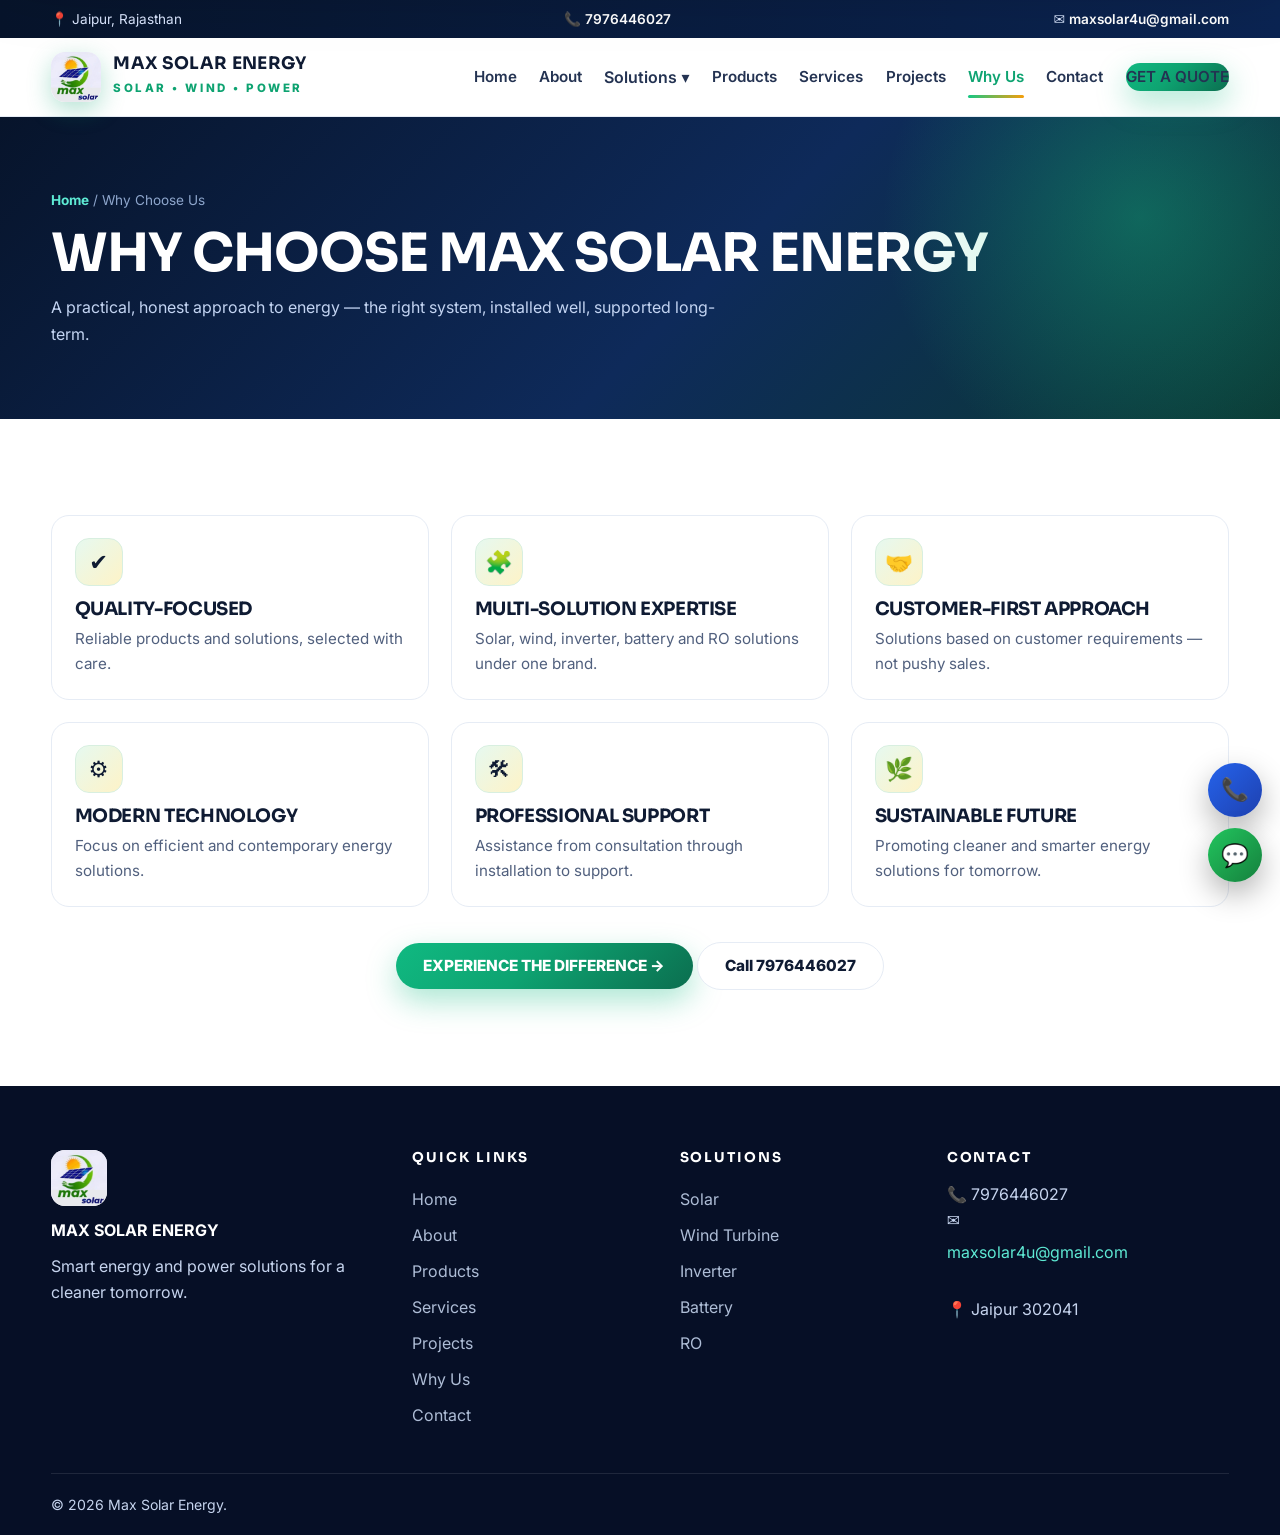
<file: why-us.html>
<!DOCTYPE html><html lang="en"><head><meta charset="UTF-8"><meta name="viewport" content="width=device-width,initial-scale=1.0">
<title>Why Choose Us | Max Solar Energy Jaipur</title><meta name="description" content="Why choose Max Solar Energy — quality-focused solar, wind, inverter, battery & RO solutions with customer-first support in Jaipur.">
<link rel="stylesheet" href="styles.css?v=3"><link rel="icon" type="image/jpeg" href="images/logo.jpeg"><link href="https://fonts.googleapis.com/css2?family=Inter:wght@400;600;700;800&family=Sora:wght@600;700;800&display=swap" rel="stylesheet"></head><body>
<div class="topbar"><div class="container"><span>📍 Jaipur, Rajasthan</span><span>📞 <a href="tel:+917976446027">7976446027</a></span><span>✉️ <a href="mailto:maxsolar4u@gmail.com">maxsolar4u@gmail.com</a></span></div></div>
<header class="site"><div class="container nav"><a class="brand" href="index.html"><img class="brand-logo" src="images/logo.jpeg" alt="Max Solar Energy logo" width="50" height="50"><span><b>MAX SOLAR ENERGY</b><small>SOLAR • WIND • POWER</small></span></a>
<nav class="links"><a href="index.html">Home</a><a href="about.html">About</a><span class="dropdown"><button>Solutions ▾</button><span class="dropdown-menu"><a href="solar.html"><i>🔆</i>Solar</a><a href="wind.html"><i>🌬</i>Wind</a><a href="inverter.html"><i>⚡</i>Inverter</a><a href="battery.html"><i>🔋</i>Battery</a><a href="ro.html"><i>💧</i>RO</a></span></span><a href="products.html">Products</a><a href="services.html">Services</a><a href="projects.html">Projects</a><a href="why-us.html" class="active">Why Us</a><a href="contact.html">Contact</a><a class="btn btn-primary btn-sm" href="contact.html">GET A QUOTE</a></nav><button class="burger" id="menuOpen">☰</button></div></header>
<div class="mobile-menu" id="mobileMenu"><div class="mm-head"><span class="mm-brand"><img class="mm-logo" src="images/logo.jpeg" alt="Max Solar Energy logo" width="38" height="38"><b>MAX SOLAR ENERGY</b></span><button class="mm-close" id="menuClose">✕</button></div><a class="mlink" href="index.html">Home</a><a class="mlink" href="about.html">About</a><a class="mlink" href="solar.html">☀ Solar Energy</a><a class="mlink" href="wind.html">🌬 Wind Turbine</a><a class="mlink" href="inverter.html">⚡ Inverter</a><a class="mlink" href="battery.html">🔋 Battery</a><a class="mlink" href="ro.html">💧 RO Systems</a><a class="mlink" href="products.html">🛒 Products</a><a class="mlink" href="services.html">Services</a><a class="mlink" href="projects.html">Projects</a><a class="mlink" href="why-us.html">Why Us</a><a class="mlink" href="contact.html">Contact</a><div class="mm-cta"><a class="btn btn-amber btn-sm" href="contact.html">GET A QUOTE</a><a class="btn btn-ghost btn-sm" href="tel:+917976446027">CALL 7976446027</a></div></div>
<section class="page-hero"><div class="container"><div class="crumb"><a href="index.html">Home</a> / Why Choose Us</div><h1>WHY CHOOSE MAX SOLAR ENERGY</h1><p>A practical, honest approach to energy — the right system, installed well, supported long-term.</p></div></section>
<section class="section"><div class="container"><div class="grid g3">
<div class="card reveal"><div class="card-body"><div class="icon-badge">✔</div><h3>QUALITY-FOCUSED</h3><p>Reliable products and solutions, selected with care.</p></div></div>
<div class="card reveal"><div class="card-body"><div class="icon-badge">🧩</div><h3>MULTI-SOLUTION EXPERTISE</h3><p>Solar, wind, inverter, battery and RO solutions under one brand.</p></div></div>
<div class="card reveal"><div class="card-body"><div class="icon-badge">🤝</div><h3>CUSTOMER-FIRST APPROACH</h3><p>Solutions based on customer requirements — not pushy sales.</p></div></div>
<div class="card reveal"><div class="card-body"><div class="icon-badge">⚙</div><h3>MODERN TECHNOLOGY</h3><p>Focus on efficient and contemporary energy solutions.</p></div></div>
<div class="card reveal"><div class="card-body"><div class="icon-badge">🛠</div><h3>PROFESSIONAL SUPPORT</h3><p>Assistance from consultation through installation to support.</p></div></div>
<div class="card reveal"><div class="card-body"><div class="icon-badge">🌿</div><h3>SUSTAINABLE FUTURE</h3><p>Promoting cleaner and smarter energy solutions for tomorrow.</p></div></div>
</div><div class="center" style="margin-top:2.2rem"><a class="btn btn-primary" href="contact.html">EXPERIENCE THE DIFFERENCE →</a> <a class="btn btn-outline" href="tel:+917976446027">Call 7976446027</a></div></div></section>
<footer><div class="container fgrid"><div><img class="foot-logo" src="images/logo.jpeg" alt="Max Solar Energy logo" width="56" height="56" loading="lazy"><b style="color:#fff">MAX SOLAR ENERGY</b><p style="margin-top:.6rem">Smart energy and power solutions for a cleaner tomorrow.</p></div><div><h4>QUICK LINKS</h4><a href="index.html">Home</a><a href="about.html">About</a><a href="products.html">Products</a><a href="services.html">Services</a><a href="projects.html">Projects</a><a href="why-us.html">Why Us</a><a href="contact.html">Contact</a></div><div><h4>SOLUTIONS</h4><a href="solar.html">Solar</a><a href="wind.html">Wind Turbine</a><a href="inverter.html">Inverter</a><a href="battery.html">Battery</a><a href="ro.html">RO</a></div><div><h4>CONTACT</h4><p>📞 7976446027<br>✉️ <a href="mailto:maxsolar4u@gmail.com" style="color:#5eead4">maxsolar4u@gmail.com</a><br>📍 Jaipur 302041</p></div></div><div class="fbottom container"><span>© <span id="year">2026</span> Max Solar Energy.</span></div></footer>
<div class="float"><a class="call" href="tel:+917976446027">📞</a><a class="wa" href="https://wa.me/917976446027">💬</a></div><script src="script.js?v=3"></script></body></html>
</file>
<file: styles.css>
:root{
  --navy:#07142b; --navy2:#0b1e42; --char:#0f172a;
  --green:#16c784; --green2:#0ea371; --lime:#a3e635;
  --amber:#f59e0b; --gold:#fbbf24;
  --bg:#ffffff; --muted:#f3f6fb; --line:#e6ecf5;
  --text:#0f1b33; --sub:#51607e;
  --radius:18px; --shadow:0 20px 60px rgba(7,20,43,.12);
  --shadow-sm:0 10px 30px rgba(7,20,43,.08);
  --font:'Inter',system-ui,-apple-system,'Segoe UI',Roboto,Arial,sans-serif;
  --disp:'Sora','Inter',system-ui,sans-serif;
}
*{margin:0;padding:0;box-sizing:border-box}
html{scroll-behavior:smooth}
body{font-family:var(--font);color:var(--text);background:var(--bg);line-height:1.65;overflow-x:hidden;-webkit-font-smoothing:antialiased}
img{max-width:100%;display:block}
a{text-decoration:none;color:inherit}
.container{width:min(1200px,92%);margin:0 auto}
h1,h2,h3,h4{font-family:var(--disp);line-height:1.12;letter-spacing:-.02em}
.eyebrow{display:inline-flex;align-items:center;gap:.6rem;font-size:.78rem;font-weight:800;letter-spacing:.18em;text-transform:uppercase;color:var(--green2);background:#e6f9f0;border:1px solid #c9f0dd;padding:.45rem .95rem;border-radius:100px;margin-bottom:1rem}
.eyebrow.dark{background:rgba(22,199,132,.12);border-color:rgba(22,199,132,.25);color:#5eead4}
.eyebrow .dot{width:8px;height:8px;border-radius:50%;background:var(--green);box-shadow:0 0 12px var(--green)}
.section{padding:96px 0}
.section.muted{background:var(--muted)}
.sec-title{font-size:clamp(1.9rem,3.6vw,3rem);margin-bottom:.8rem}
.sec-sub{color:var(--sub);font-size:1.08rem;max-width:680px}
.center{text-align:center}.center .sec-sub{margin:0 auto}
/* topbar */
.topbar{background:linear-gradient(90deg,#07142b,#0b2452);color:#dbe7ff;font-size:.85rem;padding:.5rem 0}
.topbar .container{display:flex;justify-content:space-between;gap:1rem;flex-wrap:wrap}
.topbar a{color:#fff;font-weight:600}
/* header */
header.site{position:sticky;top:0;z-index:90;background:rgba(255,255,255,.86);backdrop-filter:blur(18px);-webkit-backdrop-filter:blur(18px);border-bottom:1px solid var(--line);transition:.3s}
header.site.scrolled{box-shadow:var(--shadow-sm)}
.nav{display:flex;align-items:center;justify-content:space-between;padding:.85rem 0;gap:1rem}
.brand{display:flex;align-items:center;gap:.75rem}
.brand-mark{width:48px;height:48px;border-radius:14px;background:conic-gradient(from 200deg,#0b1e42,#0ea371,#f59e0b,#0b1e42);display:grid;place-items:center;color:#fff;font-weight:900;font-size:1.2rem;position:relative;box-shadow:0 8px 24px rgba(14,163,113,.35)}
.brand-mark::after{content:"";position:absolute;inset:3px;border-radius:11px;background:linear-gradient(135deg,#07142b,#0e3a2e);z-index:0}
.brand-mark span{position:relative;z-index:1}
.brand b{font-family:var(--disp);font-size:1.08rem;letter-spacing:.02em;display:block;line-height:1.1}
.brand small{font-size:.72rem;letter-spacing:.22em;color:var(--green2);font-weight:800}
.links{display:flex;align-items:center;gap:1.4rem}
.links>a{font-weight:600;font-size:.95rem;color:#243352;position:relative;padding:.4rem 0}
.links>a:hover,.links>a.active{color:var(--green2)}
.links>a.active::after{content:"";position:absolute;left:0;right:0;bottom:-2px;height:3px;border-radius:99px;background:linear-gradient(90deg,var(--green),var(--amber))}
.dropdown{position:relative}
.dropdown>button{background:none;border:0;font:inherit;font-weight:600;color:#243352;cursor:pointer;display:flex;gap:.35rem;align-items:center;padding:.4rem 0}
.dropdown-menu{position:absolute;top:130%;left:50%;transform:translateX(-50%) translateY(8px);background:#fff;border:1px solid var(--line);border-radius:16px;box-shadow:var(--shadow);min-width:280px;padding:.6rem;opacity:0;pointer-events:none;transition:.25s}
.dropdown:hover .dropdown-menu,.dropdown:focus-within .dropdown-menu,.dropdown-menu.touch-open{opacity:1;pointer-events:auto;transform:translateX(-50%) translateY(0)}
.dropdown-menu a{display:flex;gap:.7rem;align-items:center;padding:.7rem .8rem;border-radius:12px;font-weight:600;font-size:.93rem}
.dropdown-menu a:hover{background:var(--muted)}
.dropdown-menu i{width:36px;height:36px;border-radius:10px;display:grid;place-items:center;background:#eaf6ef;font-style:normal}
.btn{display:inline-flex;align-items:center;justify-content:center;gap:.6rem;font-weight:800;border-radius:100px;padding:.95rem 1.7rem;border:0;cursor:pointer;transition:.25s;font-size:.96rem;line-height:1;white-space:nowrap}
.btn-primary{background:linear-gradient(135deg,#10b981,#0ea371 45%,#0b6e4f);color:#fff;box-shadow:0 12px 30px rgba(16,185,129,.35)}
.btn-primary:hover{transform:translateY(-2px);box-shadow:0 18px 40px rgba(16,185,129,.45)}
.btn-amber{background:linear-gradient(135deg,#fbbf24,#f59e0b);color:#231600;box-shadow:0 12px 30px rgba(245,158,11,.35)}
.btn-ghost{background:rgba(255,255,255,.12);color:#fff;border:1px solid rgba(255,255,255,.3);backdrop-filter:blur(10px)}
.btn-ghost:hover{background:rgba(255,255,255,.2)}
.btn-outline{background:#fff;border:1.5px solid var(--line);color:var(--text)}
.btn-outline:hover{border-color:var(--green);color:var(--green2)}
.btn-sm{padding:.7rem 1.25rem;font-size:.88rem}
/* hamburger */
.burger{display:none;background:#07142b;color:#fff;border:0;width:46px;height:46px;border-radius:12px;font-size:1.3rem;cursor:pointer}
/* mobile menu drops from top */
.mobile-menu{position:fixed;top:0;left:0;right:0;z-index:120;background:rgba(7,20,43,.98);backdrop-filter:blur(20px);color:#fff;border-radius:0 0 28px 28px;padding:1.1rem 5% 1.6rem;transform:translateY(-110%);transition:transform .45s cubic-bezier(.22,1,.36,1);max-height:74vh;overflow:auto;box-shadow:0 30px 80px rgba(0,0,0,.4)}
.mobile-menu.open{transform:translateY(0)}
.mobile-menu .mm-head{display:flex;justify-content:space-between;align-items:center;margin-bottom:1rem}
.mobile-menu a.mlink{display:block;padding:.85rem .9rem;border-radius:12px;font-weight:700;font-size:1.05rem;border-bottom:1px solid rgba(255,255,255,.08)}
.mobile-menu a.mlink:hover{background:rgba(255,255,255,.08)}
.mm-close{background:rgba(255,255,255,.12);border:1px solid rgba(255,255,255,.2);color:#fff;width:44px;height:44px;border-radius:12px;font-size:1.2rem;cursor:pointer}
.mm-cta{display:flex;gap:.7rem;margin-top:1rem;flex-wrap:wrap}
/* hero */
.hero{position:relative;background:radial-gradient(1000px 500px at 80% -10%,rgba(22,199,132,.25),transparent),radial-gradient(800px 500px at 10% 20%,rgba(245,158,11,.18),transparent),linear-gradient(180deg,#060f26 0%,#0b1e42 60%,#0a2a3a 100%);color:#fff;overflow:hidden}
.hero-bg{position:absolute;inset:0;opacity:.5}
.hero-bg img{width:100%;height:100%;object-fit:cover}
.hero-bg::after{content:"";position:absolute;inset:0;background:linear-gradient(90deg,rgba(6,15,38,.92) 20%,rgba(6,15,38,.72) 50%,rgba(6,15,38,.35) 100%),linear-gradient(0deg,rgba(6,15,38,.85),transparent 60%)}
.hero-inner{position:relative;z-index:2;display:grid;grid-template-columns:1.05fr .95fr;gap:3rem;align-items:center;padding:84px 0 70px}
.hero h1{font-size:clamp(2.2rem,5vw,4rem);margin:.6rem 0 1rem}
.hero h1 .grad{background:linear-gradient(90deg,#5eead4,#a3e635,#fbbf24);-webkit-background-clip:text;background-clip:text;color:transparent}
.hero p.lead{color:#cbd8f2;font-size:1.12rem;max-width:560px}
.tags{display:flex;flex-wrap:wrap;gap:.55rem;margin:1.3rem 0}
.tags span{font-size:.78rem;font-weight:800;letter-spacing:.12em;padding:.5rem .9rem;border-radius:100px;background:rgba(255,255,255,.1);border:1px solid rgba(255,255,255,.18);backdrop-filter:blur(8px)}
.hero-ctas{display:flex;gap:.8rem;flex-wrap:wrap;margin-top:1.2rem}
.hero-card{background:rgba(255,255,255,.08);border:1px solid rgba(255,255,255,.16);border-radius:22px;overflow:hidden;backdrop-filter:blur(16px);box-shadow:0 30px 80px rgba(0,0,0,.35)}
.hero-card img{height:280px;width:100%;object-fit:cover}
.hero-card-body{padding:1.3rem 1.4rem}
.hero-stats{display:flex;gap:1rem;margin-top:1rem}
.hero-stats div{flex:1;background:rgba(255,255,255,.07);border:1px solid rgba(255,255,255,.12);border-radius:14px;padding:.8rem;text-align:center}
.hero-stats b{display:block;font-size:.95rem}
.hero-stats small{color:#9fb3d8;font-size:.78rem}
.energy-lines{position:absolute;inset:0;z-index:1;opacity:.5;pointer-events:none;background-image:radial-gradient(rgba(94,234,212,.6) 1.5px,transparent 1.5px);background-size:26px 26px;mask-image:radial-gradient(600px 400px at 70% 30%,black,transparent)}
/* page hero */
.page-hero{background:linear-gradient(135deg,#07142b,#0e2a5a 55%,#0b3b36);color:#fff;padding:72px 0;position:relative;overflow:hidden}
.page-hero::before{content:"";position:absolute;width:520px;height:520px;right:-120px;top:-160px;background:radial-gradient(circle,rgba(22,199,132,.35),transparent 70%);border-radius:50%}
.page-hero h1{font-size:clamp(2rem,4.5vw,3.3rem)}
.page-hero p{color:#c3d4f2;max-width:700px;margin-top:.7rem}
.crumb{font-size:.85rem;color:#8ea6cc;margin-bottom:.8rem}.crumb a{color:#5eead4;font-weight:700}
/* cards */
.grid{display:grid;gap:1.4rem}
.g5{grid-template-columns:repeat(5,1fr)}.g4{grid-template-columns:repeat(4,1fr)}.g3{grid-template-columns:repeat(3,1fr)}.g2{grid-template-columns:repeat(2,1fr)}
.card{background:#fff;border:1px solid var(--line);border-radius:var(--radius);overflow:hidden;transition:.3s;position:relative}
.card:hover{transform:translateY(-6px);box-shadow:var(--shadow)}
.card img{height:200px;width:100%;object-fit:cover}
.card-body{padding:1.4rem}
.card-body h3{font-size:1.15rem;margin-bottom:.4rem}
.card-body p{color:var(--sub);font-size:.95rem}
.card-link{display:inline-flex;align-items:center;gap:.4rem;margin-top:.9rem;font-weight:800;color:var(--green2)}
.icon-badge{width:48px;height:48px;border-radius:14px;display:grid;place-items:center;font-size:1.4rem;background:linear-gradient(135deg,#e6f9f0,#fef3c7);border:1px solid #d8efe0;margin-bottom:.8rem}
.split{display:grid;grid-template-columns:1fr 1fr;gap:3.5rem;align-items:center}
.split img.main{border-radius:24px;box-shadow:var(--shadow);height:480px;object-fit:cover;width:100%}
.split.dark{background:linear-gradient(135deg,#07142b,#0e2a52);border-radius:28px;color:#fff;padding:2rem;overflow:hidden;position:relative}
.checks{list-style:none;margin:1.2rem 0;display:grid;gap:.7rem}
.checks li{display:flex;gap:.7rem;align-items:flex-start;color:inherit}
.checks li::before{content:"✓";flex:0 0 28px;height:28px;display:grid;place-items:center;background:linear-gradient(135deg,var(--green),var(--green2));color:#fff;border-radius:50%;font-weight:900;font-size:.85rem}
/* steps */
.steps{display:grid;grid-template-columns:repeat(4,1fr);gap:1.2rem;margin-top:2.2rem}
.step{background:#fff;border:1px solid var(--line);border-radius:20px;padding:1.7rem;position:relative;overflow:hidden;transition:.3s}
.step:hover{transform:translateY(-5px);box-shadow:var(--shadow)}
.step b.num{font-size:2.6rem;font-family:var(--disp);background:linear-gradient(135deg,var(--green),var(--amber));-webkit-background-clip:text;background-clip:text;color:transparent;opacity:.95}
/* trust */
.trust{background:linear-gradient(135deg,#07142b 0%,#0c2450 100%);color:#fff;border-radius:28px;padding:3rem;display:grid;grid-template-columns:repeat(4,1fr);gap:1.2rem;position:relative;overflow:hidden}
.trust::after{content:"";position:absolute;inset:0;background:radial-gradient(500px 300px at 20% 0%,rgba(163,230,53,.15),transparent)}
.trust div{position:relative;z-index:1;background:rgba(255,255,255,.06);border:1px solid rgba(255,255,255,.12);border-radius:16px;padding:1.3rem;text-align:center}
/* gallery */
.gal{display:grid;grid-template-columns:repeat(3,1fr);gap:1.2rem;margin-top:2rem}
.gal figure{border-radius:18px;overflow:hidden;position:relative;height:280px;border:1px solid var(--line)}
.gal img{width:100%;height:100%;object-fit:cover;transition:.5s}
.gal figure:hover img{transform:scale(1.06)}
.gal figcaption{position:absolute;left:.8rem;right:.8rem;bottom:.8rem;background:rgba(7,20,43,.78);backdrop-filter:blur(12px);color:#fff;padding:.7rem 1rem;border-radius:12px;font-weight:700;font-size:.9rem;border:1px solid rgba(255,255,255,.15)}
/* forms */
.form-card{background:#fff;border:1px solid var(--line);border-radius:22px;padding:2rem;box-shadow:var(--shadow-sm)}
label{font-weight:700;font-size:.9rem;display:block;margin:.9rem 0 .4rem}
input,select,textarea{width:100%;padding:.9rem 1rem;border:1.5px solid var(--line);border-radius:12px;font:inherit;background:#fbfcff}
input:focus,select:focus,textarea:focus{outline:none;border-color:var(--green);box-shadow:0 0 0 4px rgba(22,199,132,.15)}
.contact-grid{display:grid;grid-template-columns:1fr 1.1fr;gap:2rem;align-items:start}
.info-card{background:linear-gradient(135deg,#07142b,#123063);color:#fff;border-radius:22px;padding:2rem}
.info-card a{color:#5eead4;font-weight:800}
/* footer */
footer{background:#060f26;color:#c6d4ee;padding:64px 0 0;margin-top:0}
.fgrid{display:grid;grid-template-columns:1.4fr 1fr 1fr 1.2fr;gap:2rem;padding-bottom:2.5rem}
footer h4{color:#fff;letter-spacing:.14em;font-size:.85rem;margin-bottom:1rem}
footer a{display:block;padding:.3rem 0;color:#aebdD6;color:#aebdD6}
footer a:hover{color:#5eead4}
.fbottom{border-top:1px solid rgba(255,255,255,.1);padding:1.2rem 0;display:flex;justify-content:space-between;gap:1rem;flex-wrap:wrap;font-size:.88rem}
/* floating */
.float{position:fixed;right:18px;bottom:18px;z-index:80;display:flex;flex-direction:column;gap:.7rem}
.float a{width:54px;height:54px;border-radius:50%;display:grid;place-items:center;font-size:1.4rem;color:#fff;box-shadow:0 12px 30px rgba(0,0,0,.3);transition:.25s}
.float a:hover{transform:scale(1.08)}
.float .call{background:linear-gradient(135deg,#2563eb,#1e40af)}
.float .wa{background:linear-gradient(135deg,#22c55e,#15803d)}
/* reveal */
.reveal{opacity:0;transform:translateY(28px);transition:opacity .7s ease,transform .7s ease}
.reveal.visible{opacity:1;transform:none}
@media(max-width:1220px){
  .links{gap:.85rem}
  .links>a{font-size:.87rem}
  .brand b{font-size:.98rem}
}
@media(max-width:1100px){
  .hero-inner{grid-template-columns:1fr;padding:56px 0}
  .g5{grid-template-columns:repeat(3,1fr)}.g4,.g3{grid-template-columns:repeat(2,1fr)}
  .split{grid-template-columns:1fr;gap:1.6rem}
  .steps{grid-template-columns:repeat(2,1fr)}
  .trust{grid-template-columns:repeat(2,1fr)}
  .links{display:none}.burger{display:block}
  .gal{grid-template-columns:repeat(2,1fr)}
  .fgrid{grid-template-columns:1fr 1fr}
  .contact-grid{grid-template-columns:1fr}
  .section{padding:64px 0}
}
@media(max-width:620px){
  .g5,.g4,.g3,.g2,.steps,.gal{grid-template-columns:1fr}
  .trust{grid-template-columns:1fr;padding:1.6rem}
  .fgrid{grid-template-columns:1fr}
  .topbar{display:none}
  .hero-stats{flex-direction:column}
  .split img.main{height:300px}
}
/* ---- Real product photos: never crop, full image visible ---- */
.prod-grid{display:grid;grid-template-columns:repeat(3,1fr);gap:1.4rem;margin-top:2rem}
.prod-card{background:#fff;border:1px solid var(--line);border-radius:var(--radius);overflow:hidden;transition:.3s;display:flex;flex-direction:column}
.prod-card:hover{transform:translateY(-6px);box-shadow:var(--shadow)}
.prod-card .pimg{background:#fff;display:grid;place-items:center;padding:1rem;min-height:300px}
.prod-card .pimg img{width:100%;height:300px;object-fit:contain;object-position:center;background:#fff}
.prod-card .pimg.tall img{height:380px}
.prod-card .card-body{padding:1.3rem 1.4rem;border-top:1px solid var(--line);flex:1}
.prod-card .card-body h3{font-size:1.08rem;margin-bottom:.35rem}
.prod-card .card-body p{color:var(--sub);font-size:.92rem}
.prod-card .ptag{display:inline-block;font-size:.72rem;font-weight:800;letter-spacing:.1em;text-transform:uppercase;color:var(--green2);background:#e6f9f0;border:1px solid #c9f0dd;padding:.3rem .7rem;border-radius:100px;margin-bottom:.6rem}
.prod-note{background:#fffbeb;border:1px solid #fde68a;color:#92400e;border-radius:14px;padding:1rem 1.2rem;margin-top:1.5rem;font-size:.93rem}
.gal figure.real{height:320px;background:#fff}
.gal figure.real img{object-fit:contain;background:#fff;padding:.5rem}
@media(max-width:1100px){.prod-grid{grid-template-columns:repeat(2,1fr)}}
@media(max-width:620px){.prod-grid{grid-template-columns:1fr}.prod-card .pimg img{height:260px}}
/* ---- Products page category pills ---- */
.pcats{display:flex;gap:.6rem;flex-wrap:wrap;margin-top:1.4rem}
.pcats a{font-size:.82rem;font-weight:800;padding:.6rem 1.1rem;border-radius:100px;background:rgba(255,255,255,.1);border:1px solid rgba(255,255,255,.25);color:#fff;transition:.25s}
.pcats a:hover{background:#f59e0b;border-color:#f59e0b;color:#231600}
.pcats a:active{transform:scale(.96)}
.pcats a.on{background:linear-gradient(135deg,#fbbf24,#f59e0b);border-color:#f59e0b;color:#231600}
/* combo section: 2-col on desktop, 1-col on mobile */
#combo .prod-grid{grid-template-columns:repeat(2,1fr)}
@media(max-width:620px){#combo .prod-grid{grid-template-columns:1fr}}
/* ---- Founder frame: full photo, never cropped ---- */
.founder-frame{background:#060f26;border-radius:24px;overflow:hidden;box-shadow:var(--shadow);text-align:center}
.founder-frame img{width:100%;height:480px;object-fit:contain;background:#000}
.founder-name{padding:1.2rem 1.4rem 1.5rem;color:#fff}
.founder-name b{display:block;font-family:var(--disp);font-size:1.35rem;letter-spacing:.04em}
.founder-name span{display:inline-block;margin-top:.3rem;font-size:.8rem;font-weight:800;letter-spacing:.16em;text-transform:uppercase;color:#5eead4}
.founder-name p{margin-top:.7rem;font-size:.93rem;color:#b9c9e8}
@media(max-width:620px){.founder-frame img{height:380px}}
.brand-logo{width:50px;height:50px;object-fit:contain;border-radius:14px;background:#fff;box-shadow:0 8px 24px rgba(14,163,113,.3);flex:0 0 auto}
.mm-brand{display:flex;align-items:center;gap:.6rem}
.mm-logo{width:38px;height:38px;object-fit:contain;border-radius:10px;background:#fff;flex:0 0 auto}
.foot-logo{width:56px;height:56px;object-fit:contain;border-radius:14px;background:#fff;display:block;margin-bottom:.7rem}
@media(max-width:620px){
  .brand-logo{width:44px;height:44px;border-radius:12px}
  .brand b{font-size:.95rem}
  .brand small{font-size:.64rem;letter-spacing:.16em}
}
/* ---- Order Now button under products ---- */
.prod-card .order-btn{margin-top:.8rem;width:100%;padding:.8rem 1rem}
.prod-card .card-link + .order-btn{margin-top:.6rem}
/* ---- Anchor sections: never hide under sticky header ---- */
section[id]{scroll-margin-top:86px}
/* ---- Payment QR section ---- */
.pay-grid{display:grid;grid-template-columns:340px 1fr;gap:2.5rem;align-items:center;background:#fff;border:1px solid var(--line);border-radius:24px;padding:2.2rem;box-shadow:var(--shadow-sm);margin-top:2rem}
.pay-qr{background:#fff;border:2px solid var(--line);border-radius:18px;padding:.8rem;text-align:center}
.pay-qr img{width:100%;height:auto;object-fit:contain;border-radius:10px}
.pay-steps{list-style:none;margin:1.1rem 0;display:grid;gap:.7rem}
.pay-steps li{display:flex;gap:.7rem;align-items:flex-start}
.pay-steps li b.step-n{flex:0 0 30px;height:30px;display:grid;place-items:center;background:linear-gradient(135deg,var(--green),var(--amber));color:#fff;border-radius:50%;font-size:.9rem}
.upi-pill{display:inline-flex;align-items:center;gap:.6rem;background:var(--muted);border:1.5px dashed var(--green2);border-radius:12px;padding:.7rem 1rem;font-weight:800;margin-top:.6rem;flex-wrap:wrap}
.upi-pill button{background:#07142b;color:#fff;border:0;border-radius:8px;padding:.45rem .9rem;font-weight:800;font-size:.8rem;cursor:pointer}
@media(max-width:760px){.pay-grid{grid-template-columns:1fr;padding:1.5rem}}
</file>
